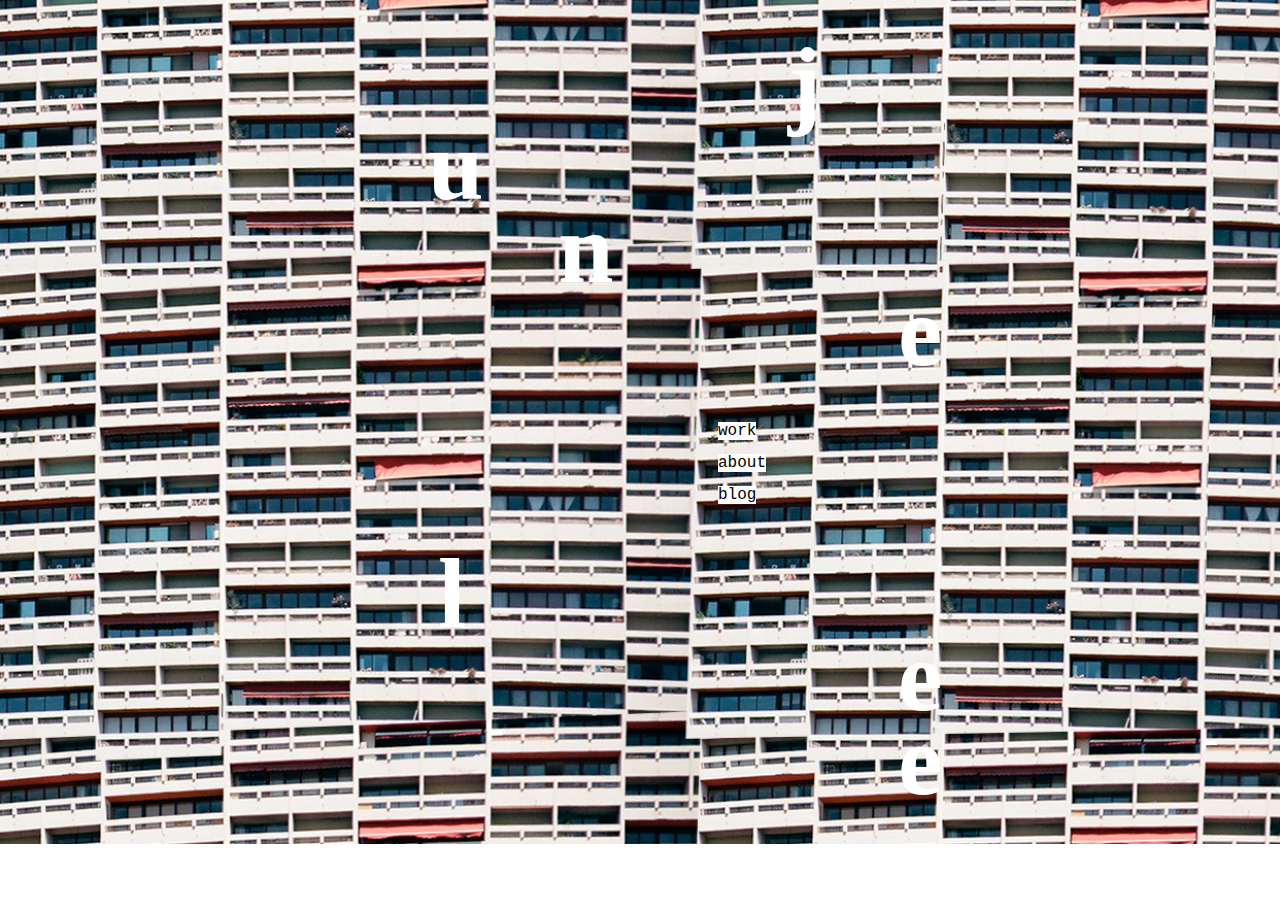
<file: index.html>
<!DOCTYPE html>
<html>

	<head>
		<meta charset="UTF-8">
		<title>June Lee</title>
		<link rel="stylesheet" type="text/css" href="css/style.css">
	</head>
	<body class="home">
		<h2 id="j">
			j
		</h2>
		<h2 id="u">
			u
		</h2>
		<h2 id="n">
			n
		</h2>
		<h2 class="e">
			e
		</h2>
		<nav class="navbarhome">
			<ul>
				<li><a class="navigationhome" href="work.html">work</a></li>
				<li><a class="navigationhome" href="about.html">about</a></li>
				<li><a class="navigationhome" href="http://put-a-frame-on-it.tumblr.com/">blog</a></li>
		</nav>
		<h2 id="l">
			l
		</h2>
		<h2 class="e">
			e
		</h2>
		<h2 class="e">
			e
		</h2>
	</body>
</html>
</file>
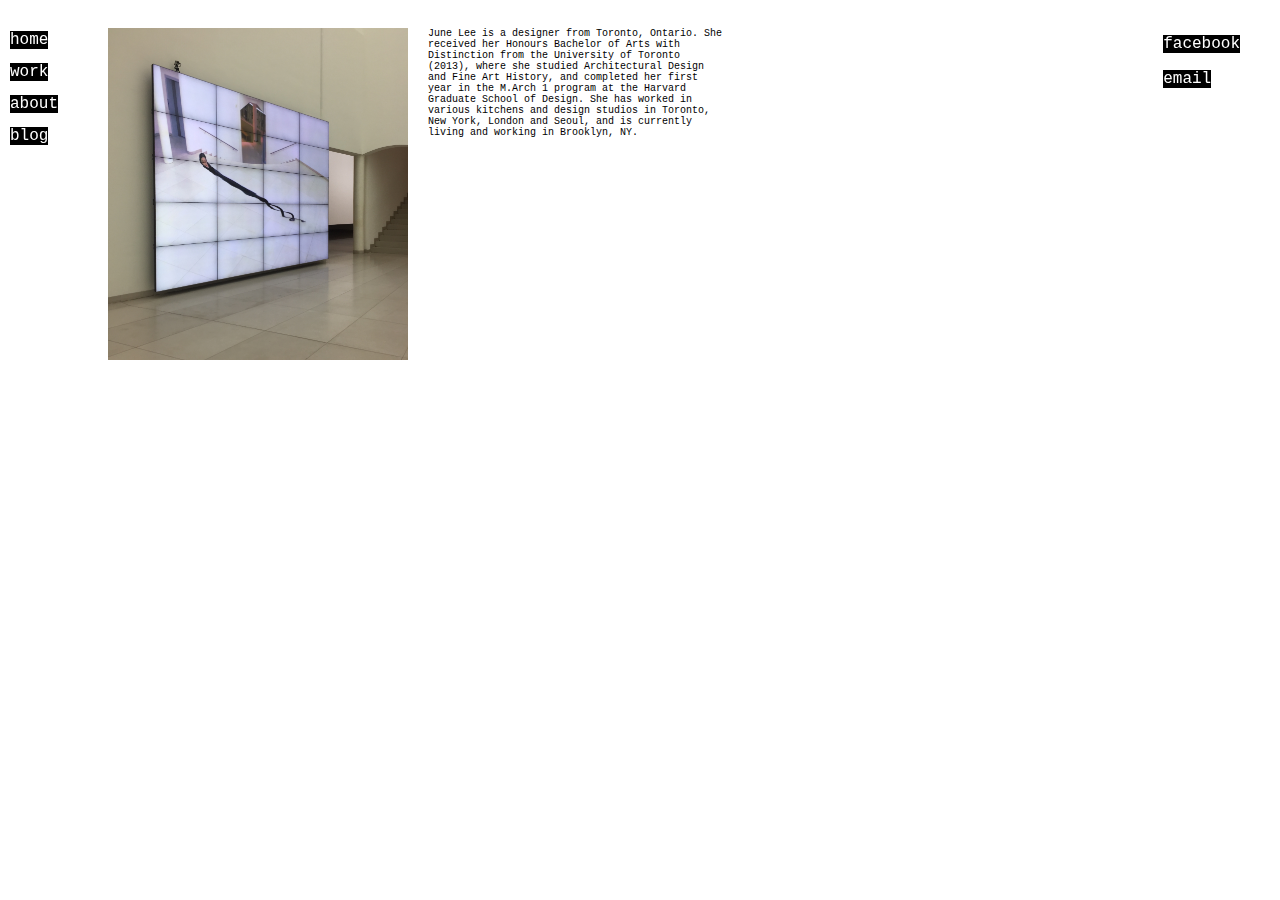
<file: about.html>
<!DOCTYPE html>
<html>
	<head>
		<meta charset="UTF-8">
		<title>June Lee</title>
		<link rel="stylesheet" type="text/css" href="css/style.css">
	</head>
	<body>
			<nav class="navbar">
				<ul>
					<li><a class="links" href="index.html">home</a></li>
					<li><a class="links" href="work.html">work</a></li>
					<li><a class="links" href="about.html">about</a></li>
					<li><a class="links" href="http://put-a-frame-on-it.tumblr.com/">blog</a></li>	
				</ul>
			</nav>
			<div class="profile">
				<img src="images/IMG_0216.jpg" width="300" length="300">
			</div>
			<p class="about">
				June Lee is a designer from Toronto, Ontario. She received her Honours Bachelor of Arts with Distinction from the University of Toronto (2013), where she studied Architectural Design and Fine Art History, and completed her first year in the M.Arch 1 program at the Harvard Graduate School of Design. 
			
				She has worked in various kitchens and design studios in Toronto, New York, London and Seoul, and is currently living and working in Brooklyn, NY. 
			</p>
		<div class="socialmediabar">
			<p>
				<a class="socialmedialink" href="https://www.facebook.com/june.lee.188"> facebook </a>
			</p>
			<p>
				<a class="socialmedialink" href="mailto:leejuin2@gmail.com" target="_top">email</a>
			</p>
		</div>
	</body>
</html>
</file>
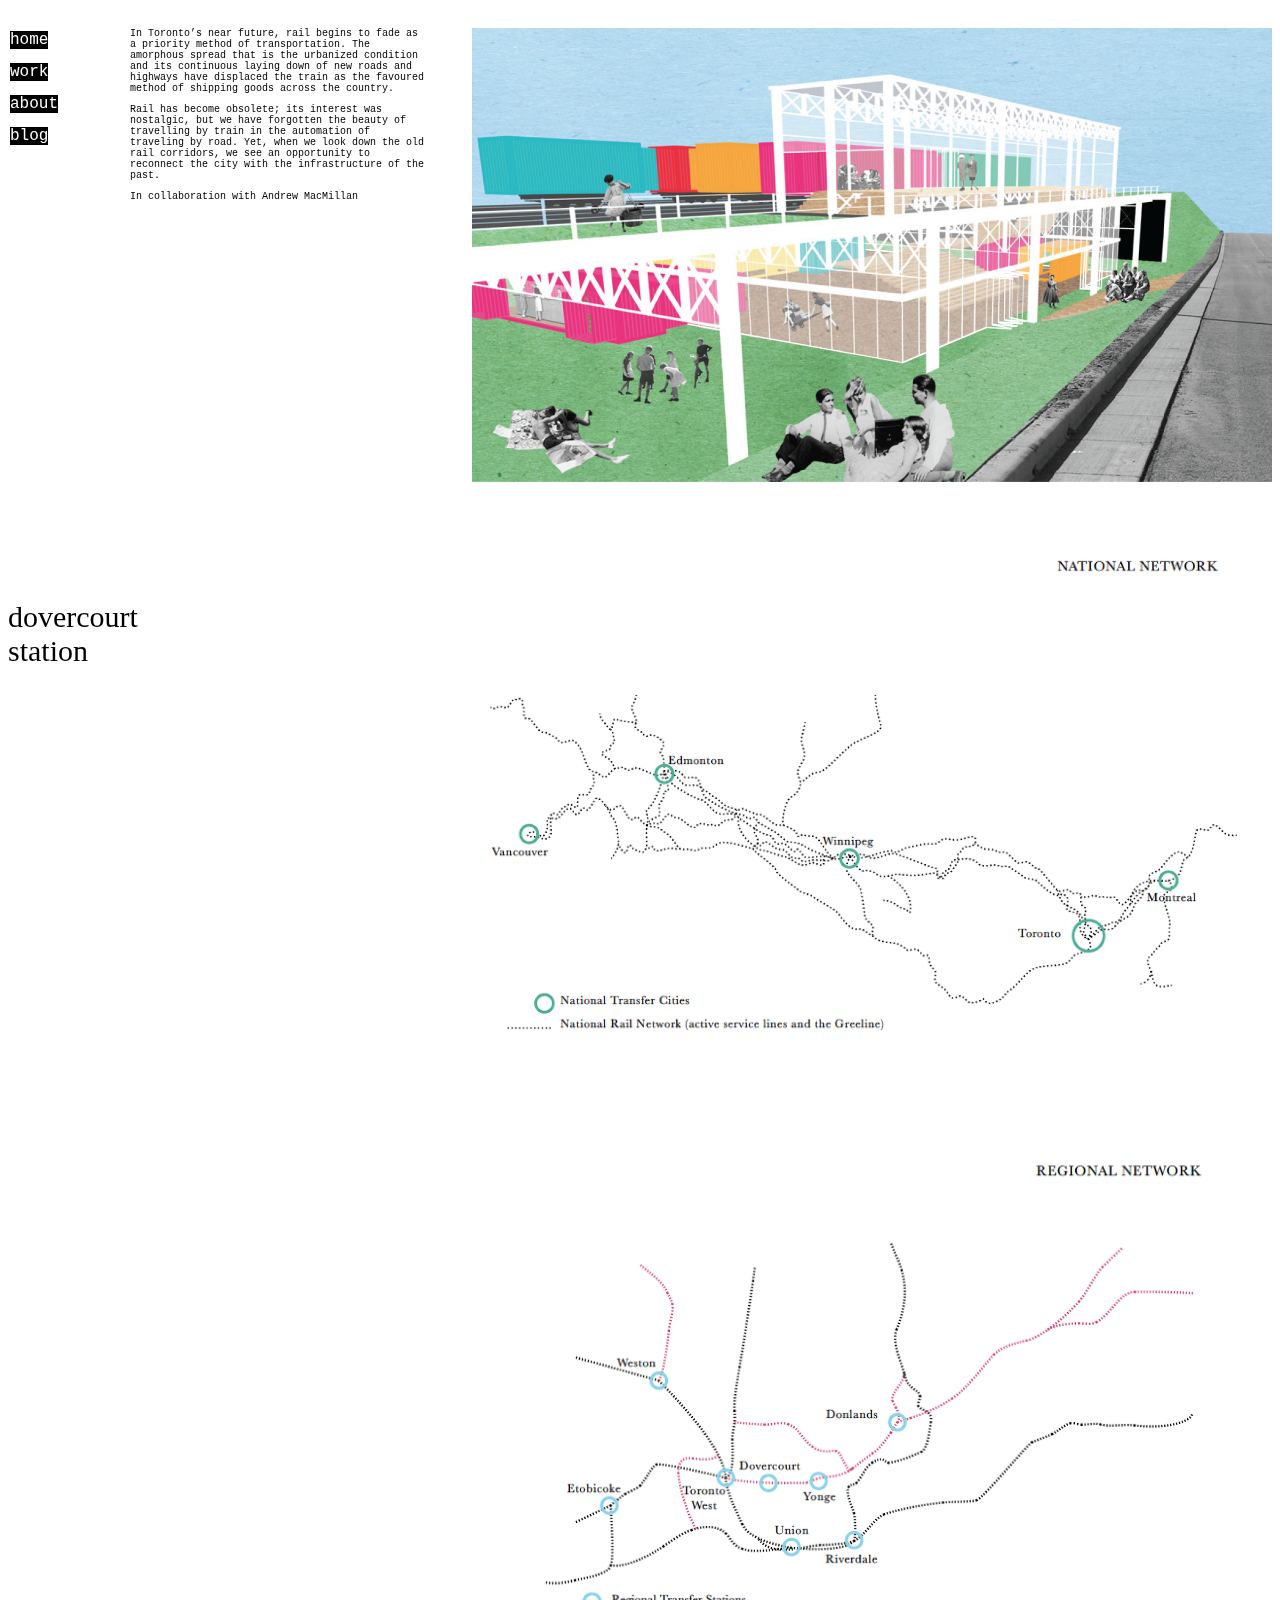
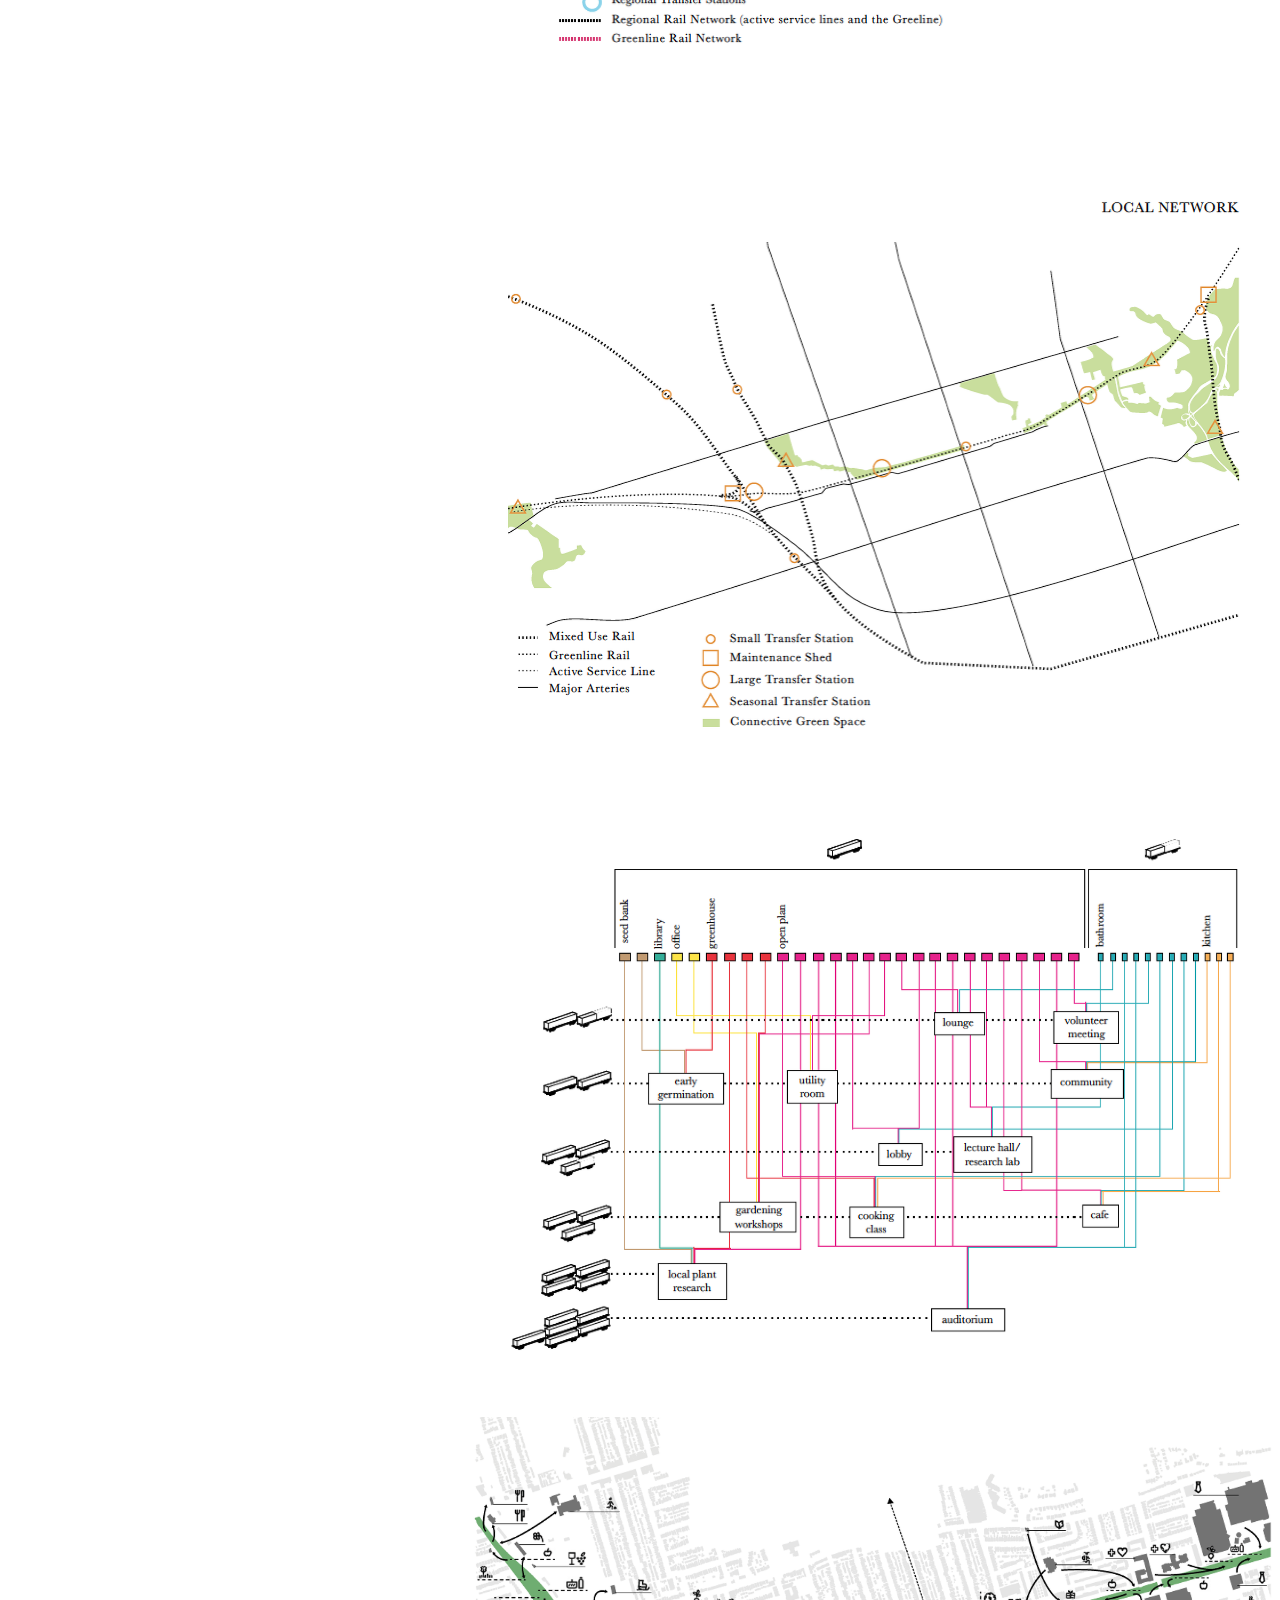
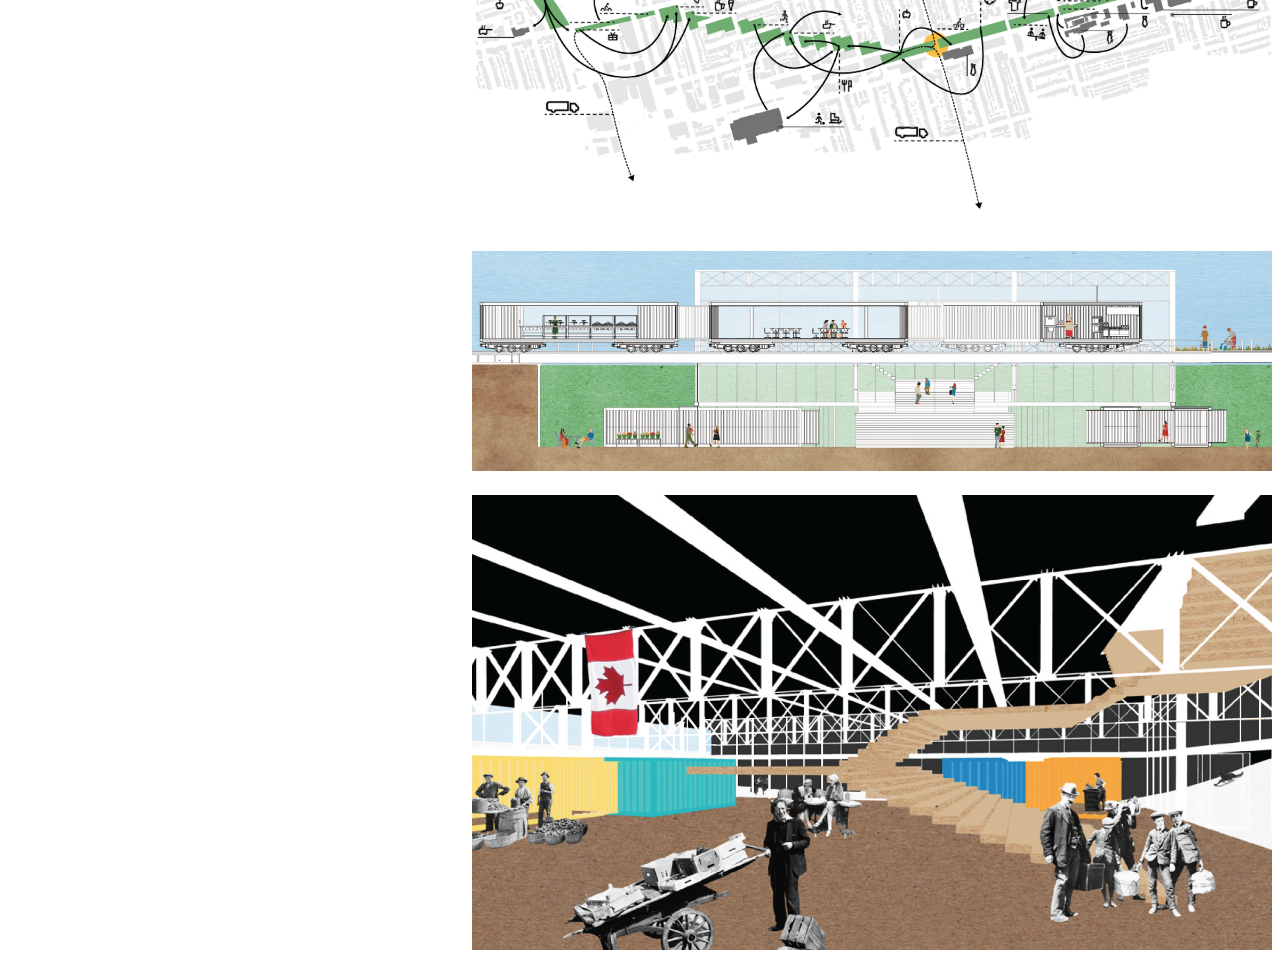
<file: work-dovercourt.html>
<!DOCTYPE html>
<html>
	<head>
		<meta charset="UTF-8">
		<title>dovercourt station</title>
	</head>
	<body>
		<link rel="stylesheet" type="text/css" href="css/style.css">
			<nav class="navbar">
				<ul>
					<li><a class="links" href="index.html">home</a></li>
					<li><a class="links" href="work.html">work</a></li>
					<li><a class="links" href="about.html">about</a></li>
					<li><a class="links" href="http://put-a-frame-on-it.tumblr.com/">blog</a></li>	
				</ul>
			</nav>
			<div class="text">
			
					In Toronto’s near future, rail begins to fade as a priority method of transportation. The amorphous spread that is the urbanized condition and its continuous laying down of new roads and highways have displaced the train as the favoured method of shipping goods across the country. 
			
				<p>	
					Rail has become obsolete; its interest was nostalgic, but we have forgotten the beauty of travelling by train in the automation of traveling by road. Yet, when we look down the old rail corridors, we see an opportunity to reconnect the city with the infrastructure of the past.
				</p>
				<p>
					In collaboration with Andrew MacMillan
				</p>
			</div>
			<div class="subtitle">
			
				dovercourt station

			</div>	
			<div class="gallery">
				<div class="galleryentry-1col">
					<a href="images/dovercourtst1.png">
						<img src="images/dovercourtst1.png">
					</a>
				</div>
				<div class="galleryentry-1col">
					<a href="images/dovercourtst2.png">
						<img src="images/dovercourtst2.png">
					</a>
				</div>
				<div class="galleryentry-1col">
					<a href="images/dovercourtst3.png">
						<img src="images/dovercourtst3.png">
					</a>
				</div>
				<div class="galleryentry-1col">
					<a href="images/dovercourtst4.png">
						<img src="images/dovercourtst4.png">
					</a>
				</div>
				<div class="galleryentry-1col">
					<a href="images/dovercourtst5.png">
						<img src="images/dovercourtst5.png">
					</a>
				</div>
				<div class="galleryentry-1col">
					<a href="images/dovercourtst6.png">
						<img src="images/dovercourtst6.png">
					</a>
				</div>
				<div class="galleryentry-1col">
					<a href="images/dovercourtst7.png">
						<img src="images/dovercourtst7.png">
					</a>
				</div>
				<div class="galleryentry-1col">
					<a href="images/dovercourtst8.png">
						<img src="images/dovercourtst8.png">
					</a>
				</div>
			</div>
	</body>
</html>
</file>
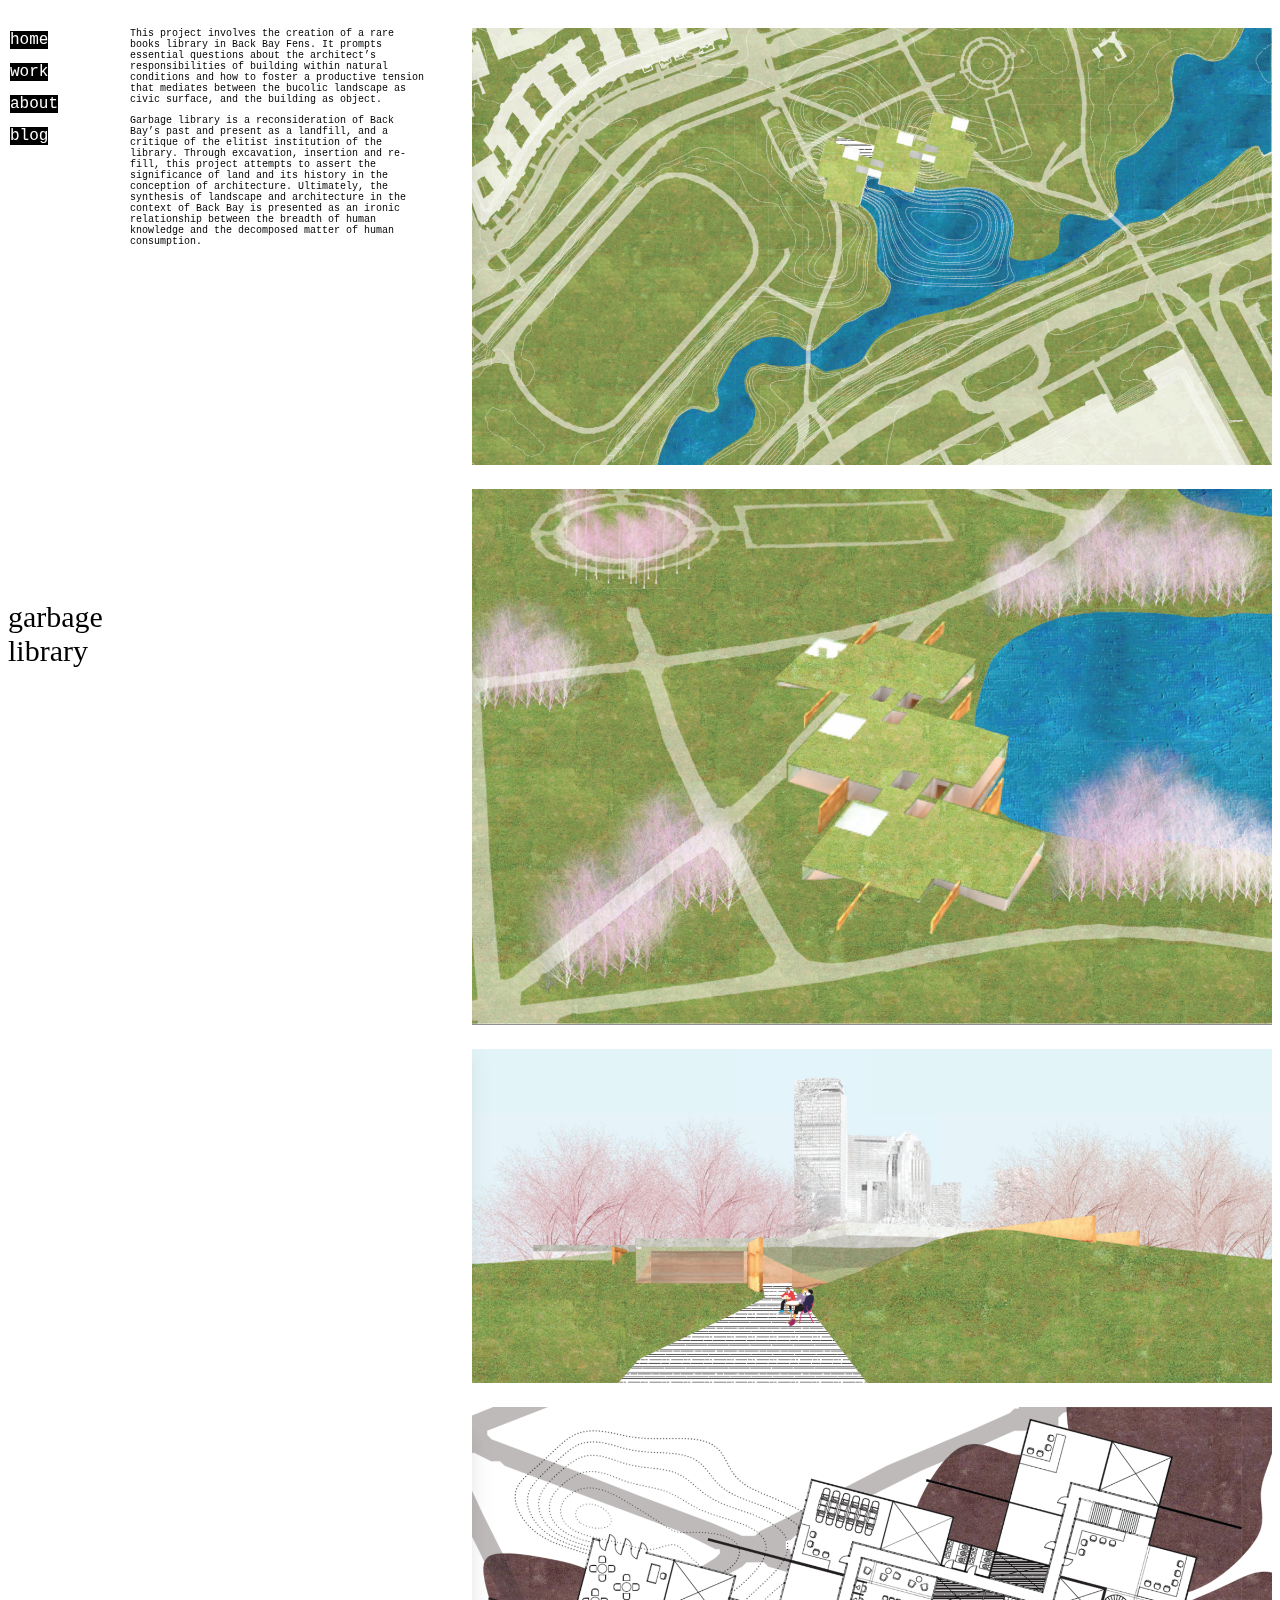
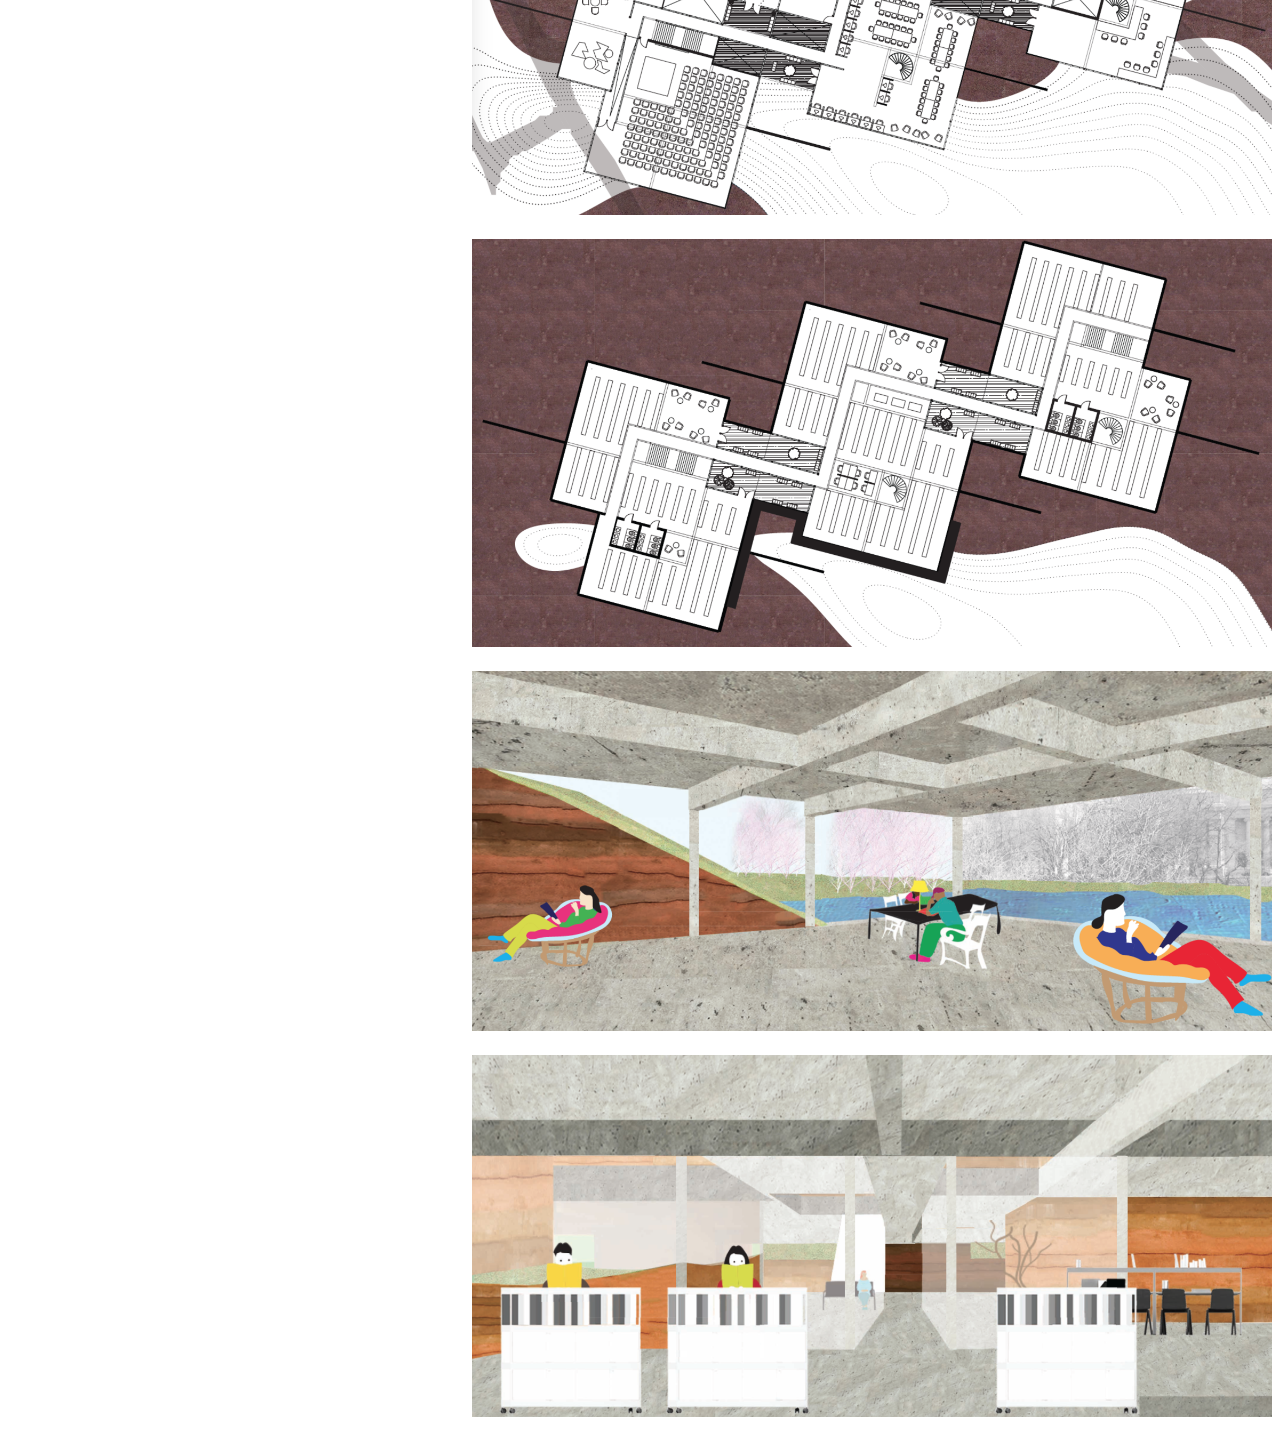
<file: work-garbage.html>
<!DOCTYPE html>
<html>
	<head>
		<meta charset="UTF-8">
		<title>garbage library</title>
	</head>
	<body>
		<link rel="stylesheet" type="text/css" href="css/style.css">
			<nav class="navbar">
				<ul>
					<li><a class="links" href="index.html">home</a></li>
					<li><a class="links" href="work.html">work</a></li>
					<li><a class="links" href="about.html">about</a></li>
					<li><a class="links" href="http://put-a-frame-on-it.tumblr.com/">blog</a></li>	
				</ul>
			</nav>
			<div class="text">
					This project involves the creation of a rare books library in Back Bay Fens. It prompts essential questions about the architect’s responsibilities of building within natural conditions and how to foster a productive tension that mediates between the bucolic landscape as civic surface, and the building as object. 
				<p>
					Garbage library is a reconsideration of Back Bay’s past and present as a landfill, and a critique of the elitist institution of the library. Through excavation, insertion and re-fill, this project attempts to assert the significance of land and its history in the conception of architecture. Ultimately, the synthesis of landscape and architecture in the context of Back Bay is presented as an ironic relationship between the breadth of human knowledge and the decomposed matter of human consumption. 
				</p>
			</div>
			<div class="subtitle">
				garbage library
			</div>	
			<div class="gallery">
				<div class="galleryentry-1col">
					<a href="images/garbagelibrary.png">
						<img src="images/garbagelibrary.png">
					</a>
				</div>
				<div class="galleryentry-1col">
					<a href="images/garbagelibrary2.png">
						<img src="images/garbagelibrary2.png">
					</a>
				</div>
				<div class="galleryentry-1col">
					<a href="images/garbagelibrary3.png">
						<img src="images/garbagelibrary3.png"> 
					</a>
				</div>
				<div class="galleryentry-1col">
					<a href="images/garbagelibrary4.png">
						<img src="images/garbagelibrary4.png">
					</a>
				</div>
				<div class="galleryentry-1col">
					<a href="images/garbagelibrary5.png">
						<img src="images/garbagelibrary5.png">
					</a>
				</div>
				<div class="galleryentry-1col">
					<a href="images/garbagelibrary6.png">
						<img src="images/garbagelibrary6.png">
					</a>
				</div>
				<div class="galleryentry-1col">
					<a href="images/garbagelibrary7.png">
						<img src="images/garbagelibrary7.png">
					</a>
				</div>
			</div>
		</body>
	</html>
</file>
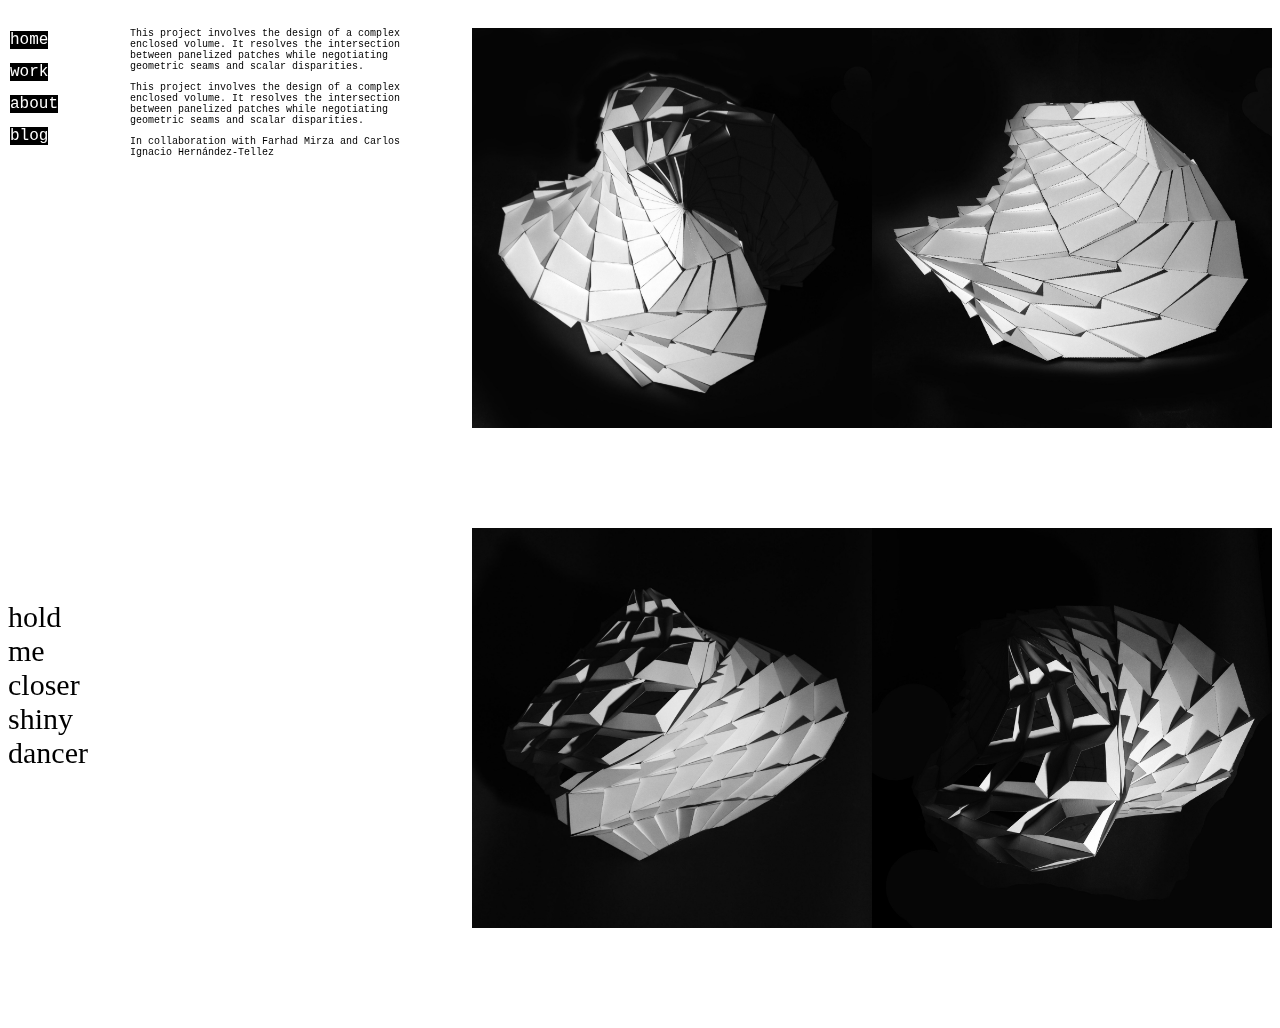
<file: work-holdme.html>
<!DOCTYPE html>
<html>

	<head>
		<meta charset="UTF-8">
		<title>hold me closer shiny dancer</title>
	</head>
	<body>
		
		<link rel="stylesheet" type="text/css" href="css/style.css">
			<nav class="navbar">
				<ul>
					<li><a class="links" href="index.html">home</a></li>
					<li><a class="links" href="work.html">work</a></li>
					<li><a class="links" href="about.html">about</a></li>
					<li><a class="links" href="http://put-a-frame-on-it.tumblr.com/">blog</a></li>	
				</ul>
			</nav>
				<div class="text">
					This project involves the design of a complex enclosed volume. It resolves the intersection between panelized patches while negotiating geometric seams and scalar disparities. 
							
					<p>
						This project involves the design of a complex enclosed volume. It resolves the intersection between panelized patches while negotiating geometric seams and scalar disparities. 
					</p>
					<p>
						In collaboration with Farhad Mirza and Carlos Ignacio Hernández-Tellez
					</p>
				</div>
				<div class="subtitle">	
					hold me closer shiny dancer
				</div>	
				<div class="gallery-2col">
					<div class="galleryentry-2col">
						<a href="images/IMG_7421.jpeg">
							<img src="images/IMG_7421.jpeg">
						</a>
					</div>
					<div class="galleryentry-2col">
						<a href="images/IMG_7422.jpeg">
							<img src="images/IMG_7422.jpeg">
						</a>
					</div>
					<div class="galleryentry-2col">
						<a href="images/IMG_7437.jpeg">
							<img src="images/IMG_7437.jpeg">
						</a>
					</div>
					<div class="galleryentry-2col">
						<a href="images/IMG_7439.jpeg">
							<img src="images/IMG_7439.jpeg">
						</a>
					</div>
			</div>
</file>
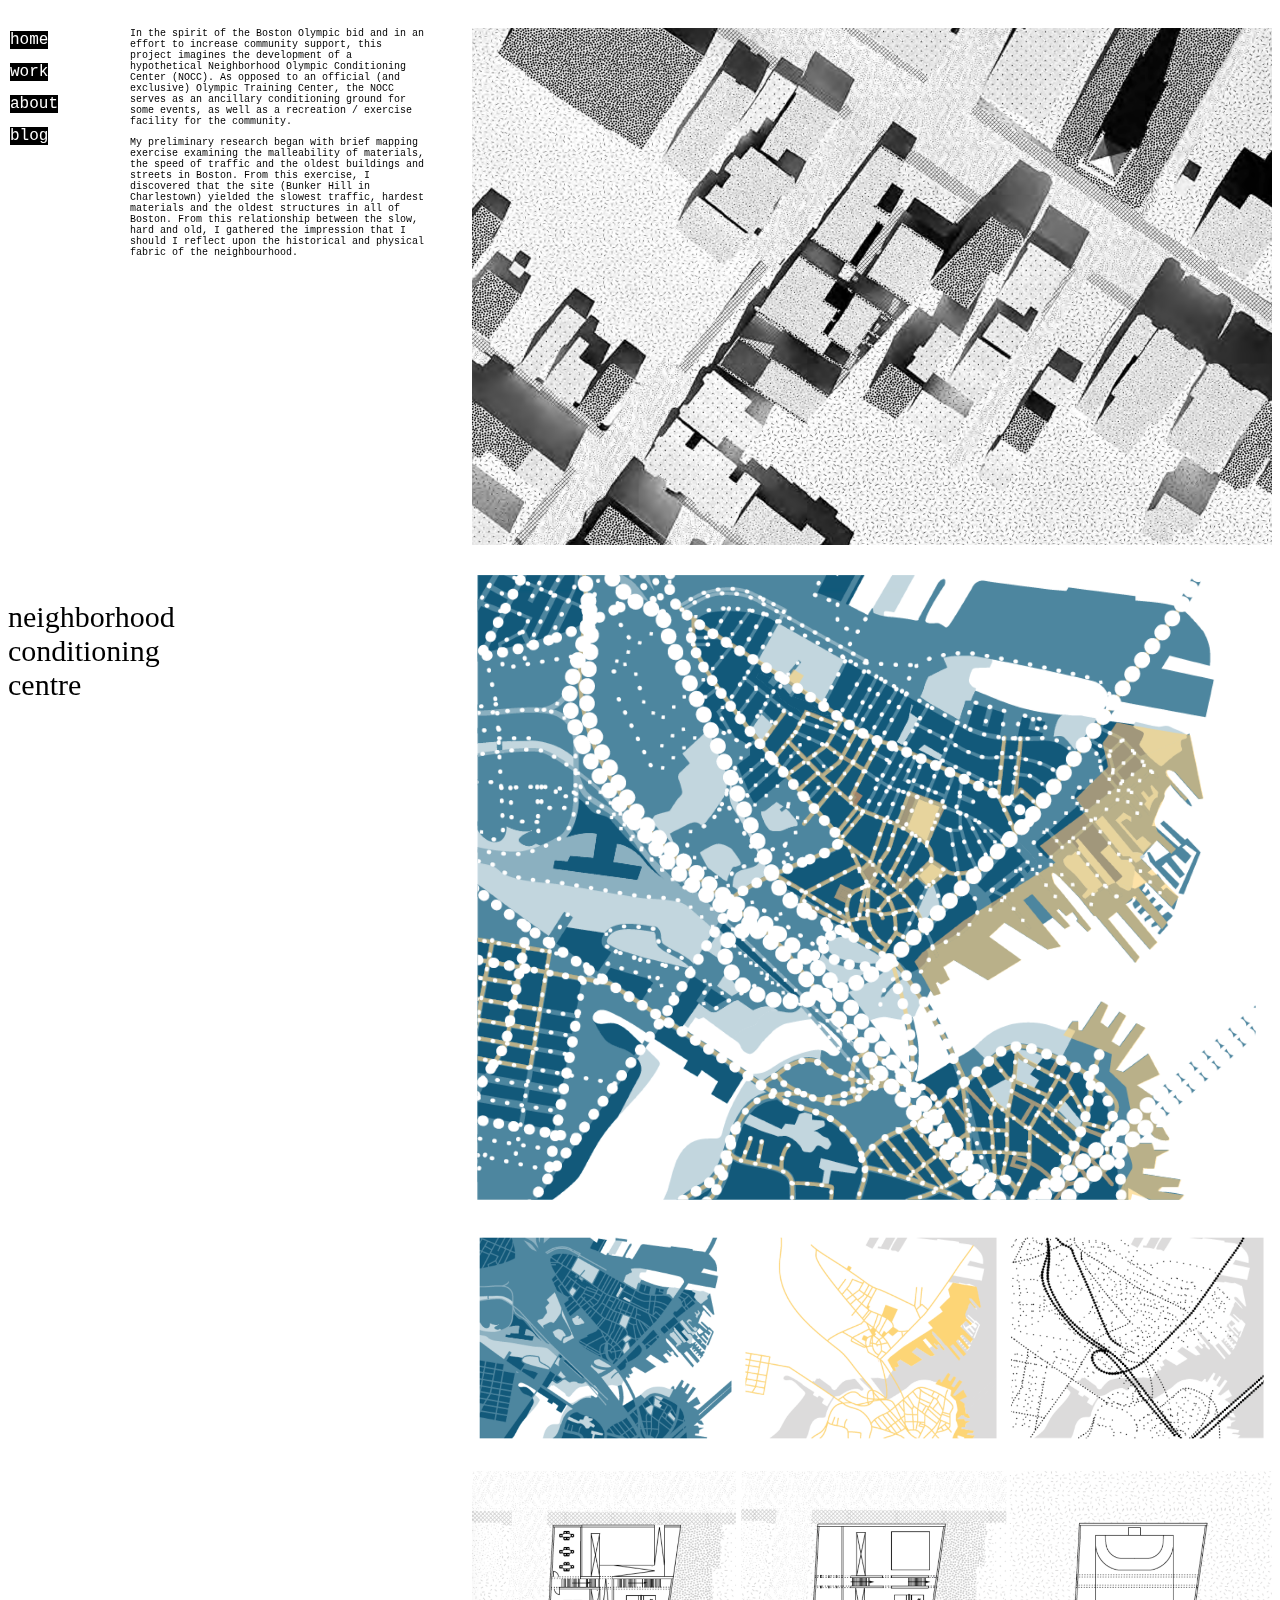
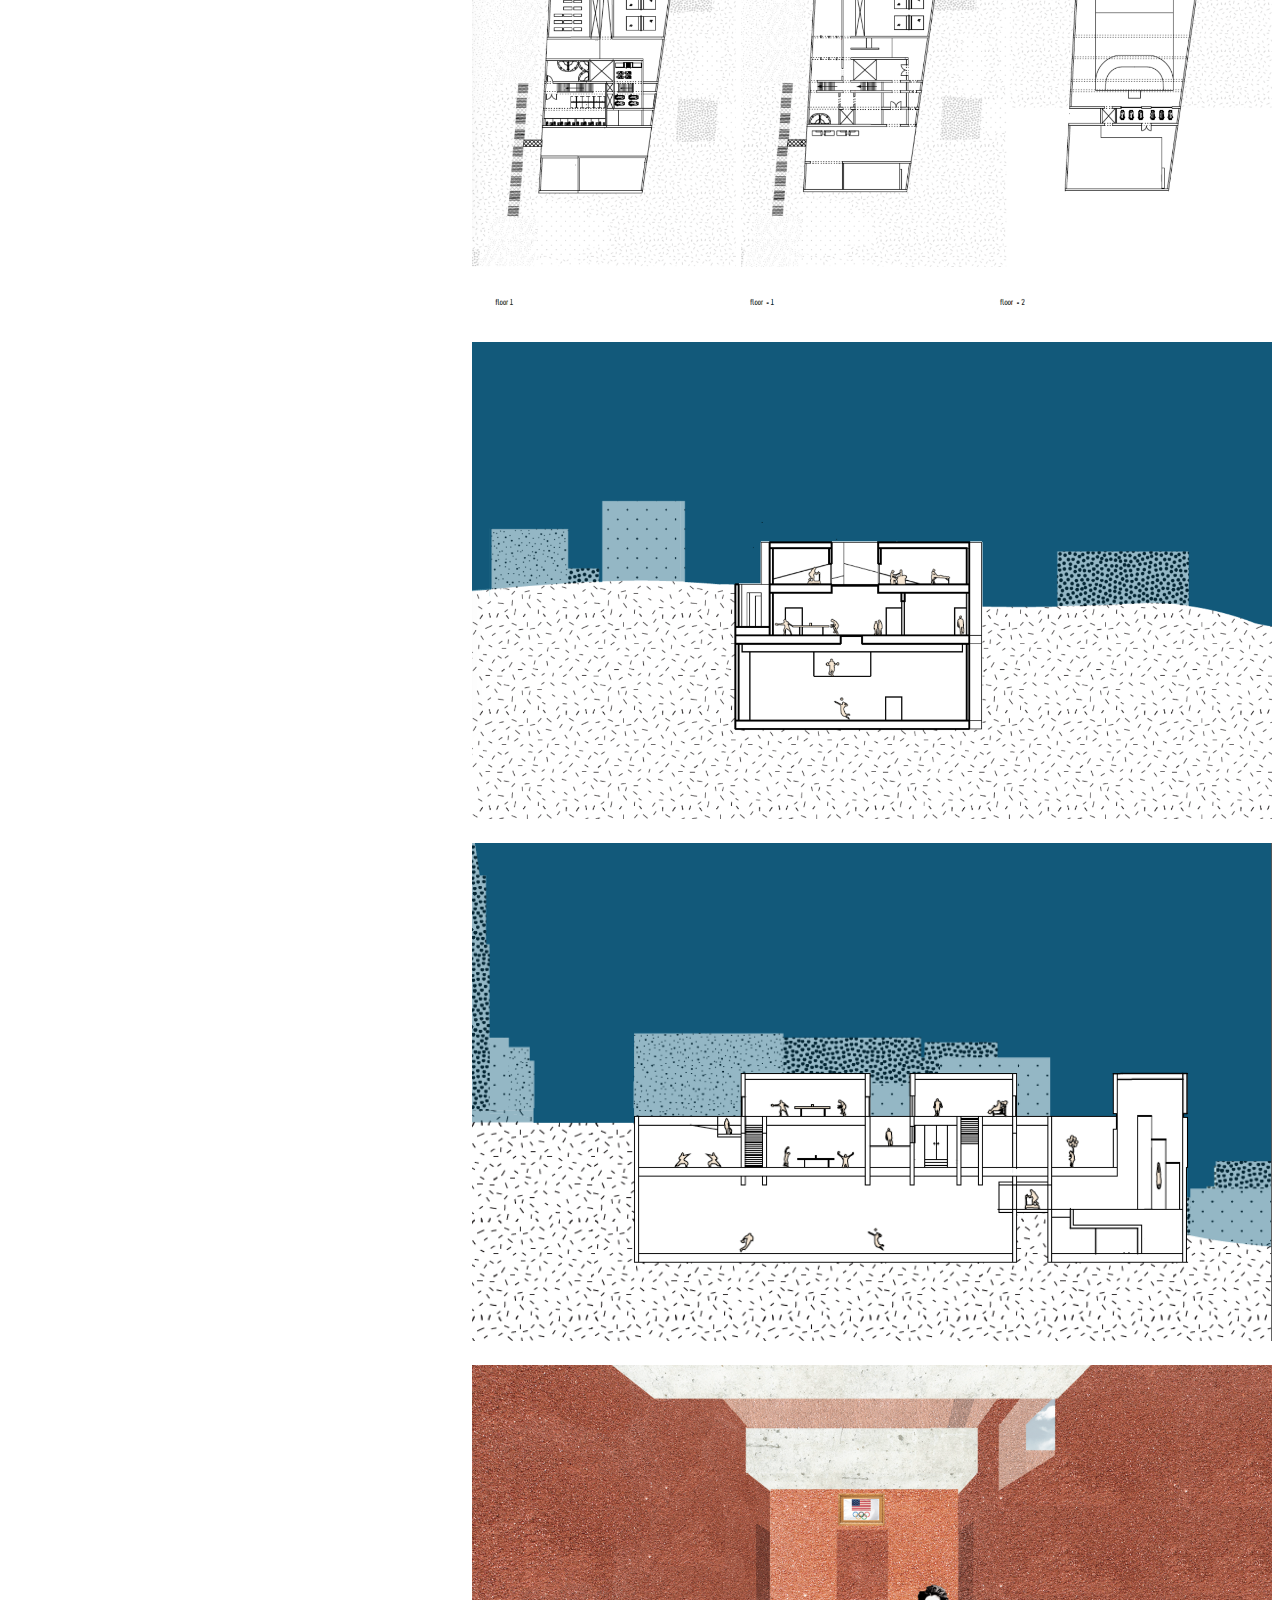
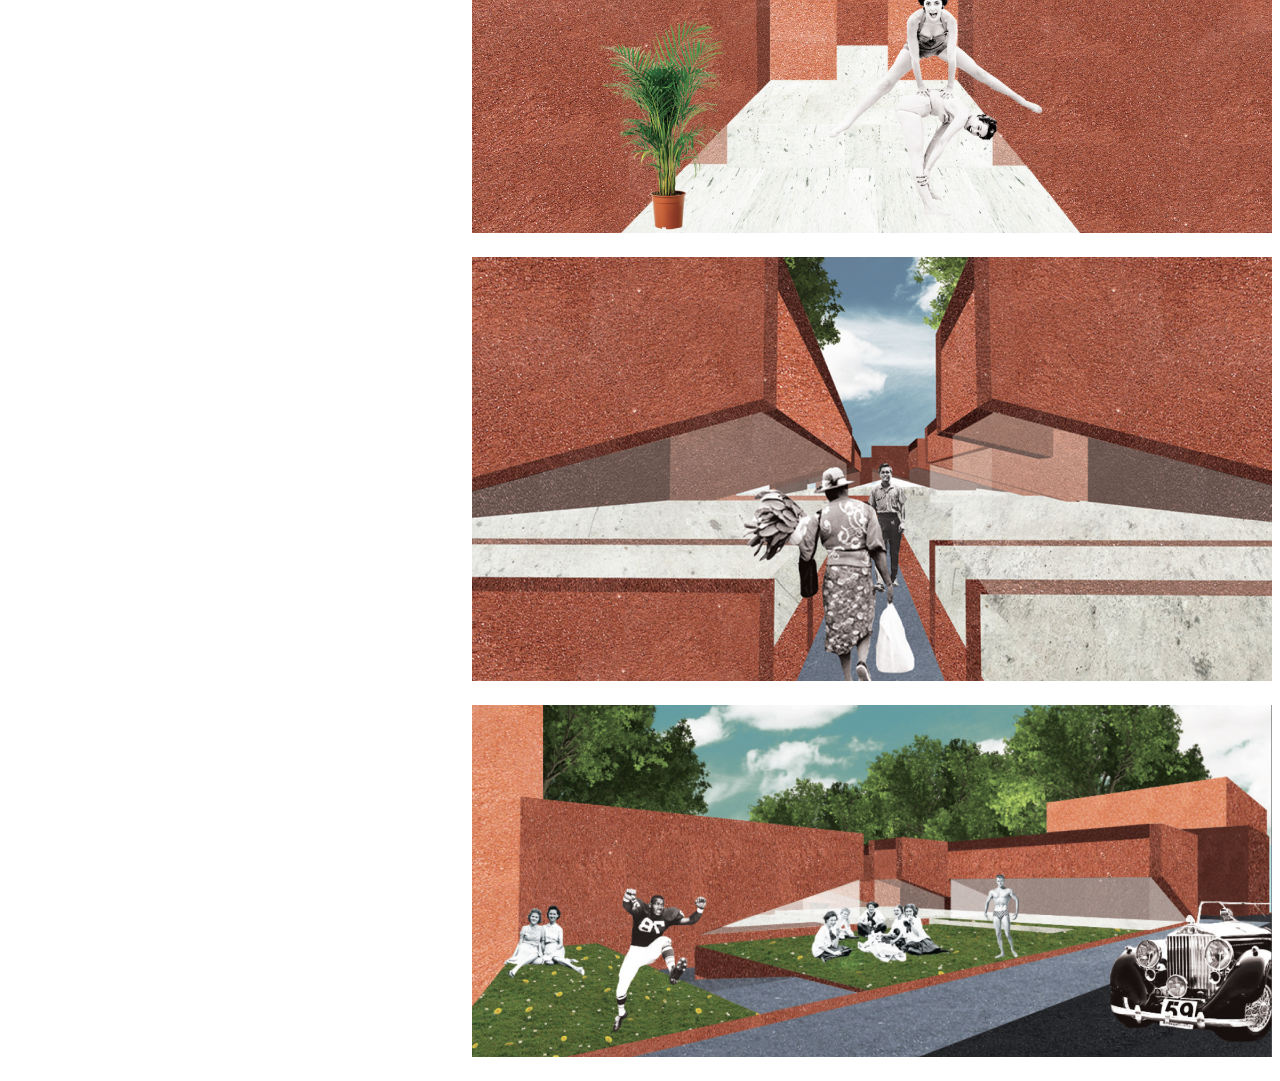
<file: work-nocc.html>
<!DOCTYPE html>
<html>
	<head>
		<meta charset="UTF-8">
		<title>nocc</title>
	</head>
	<body>
		<link rel="stylesheet" type="text/css" href="css/style.css">
			<nav class="navbar">
				<ul>
					<li><a class="links" href="index.html">home</a></li>
					<li><a class="links" href="work.html">work</a></li>
					<li><a class="links" href="about.html">about</a></li>
					<li><a class="links" href="http://put-a-frame-on-it.tumblr.com/">blog</a></li>	
				</ul>
			</nav>
			<div class="text">
					In the spirit of the Boston Olympic bid and in an effort to increase community support, this project imagines the development of a hypothetical Neighborhood Olympic Conditioning Center (NOCC). As opposed to an official (and exclusive) Olympic Training Center, the NOCC serves as an ancillary conditioning ground for some events, as well as a recreation / exercise facility for the community.
				<p>
					My preliminary research began with brief mapping exercise examining the malleability of materials, the speed of traffic and the oldest buildings and streets in Boston. From this exercise, I discovered that the site (Bunker Hill in Charlestown) yielded the slowest traffic, hardest materials and the oldest structures in all of Boston. From this relationship between the slow, hard and old, I gathered the impression that I should I reflect upon the historical and physical fabric of the neighbourhood. 
					</p>
				</div>
				<div class="subtitle">
					neighborhood conditioning centre
				</div>
				<div class="gallery-1col">
					<div class="galleryentry-1col">
						<a href="images/nocc1.png">
							<img src="images/nocc1.png">
						</a>
					</div>
					<div class="galleryentry-1col">
						<a href="images/nocc2.png">
							<img src="images/nocc2.png">
						</a>
					</div>
					<div class="galleryentry-1col">
						<a href="images/nocc3.png">
							<img src="images/nocc3.png">
						</a>
					</div>
					<div class="galleryentry-1col">
						<a href="images/nocc4.png">
							<img src="images/nocc4.png">
						</a>
					</div>
					<div class="galleryentry-1col">
						<a href="images/nocc5.png">
							<img src="images/nocc5.png">
						</a>
					</div>
					<div class="galleryentry-1col">
						<a href="images/nocc6.png">
							<img src="images/nocc6.png">
						</a>
					</div>
					<div class="galleryentry-1col">
						<a href="images/nocc7.png">
							<img src="images/nocc7.png">
						</a>
					</div>
					<div class="galleryentry-1col">
						<a href="images/nocc8.png">
							<img src="images/nocc8.png">
						</a>
					</div>
					<div class="galleryentry-1col">
						<a href="images/nocc9.png">
							<img src="images/nocc9.png">
						</a>
					</div>
				</div>
			</body>
		</html>
</file>
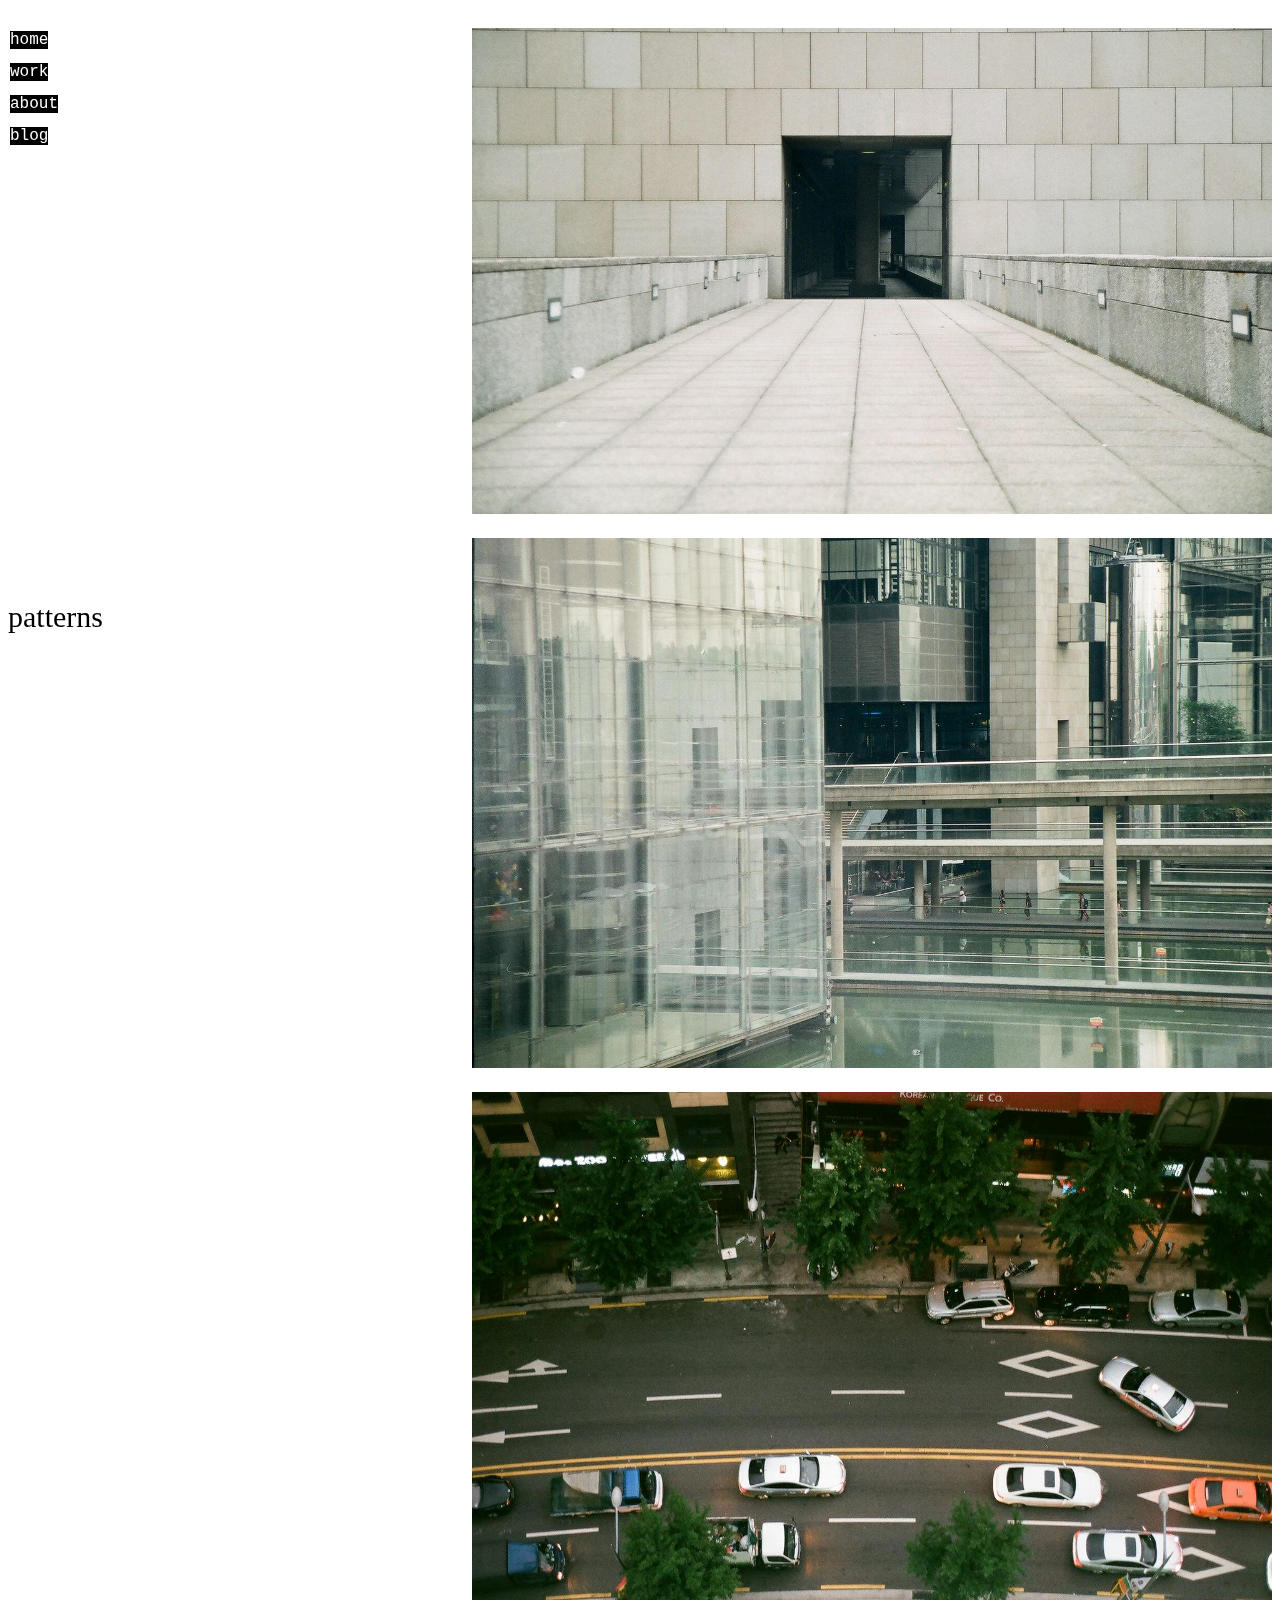
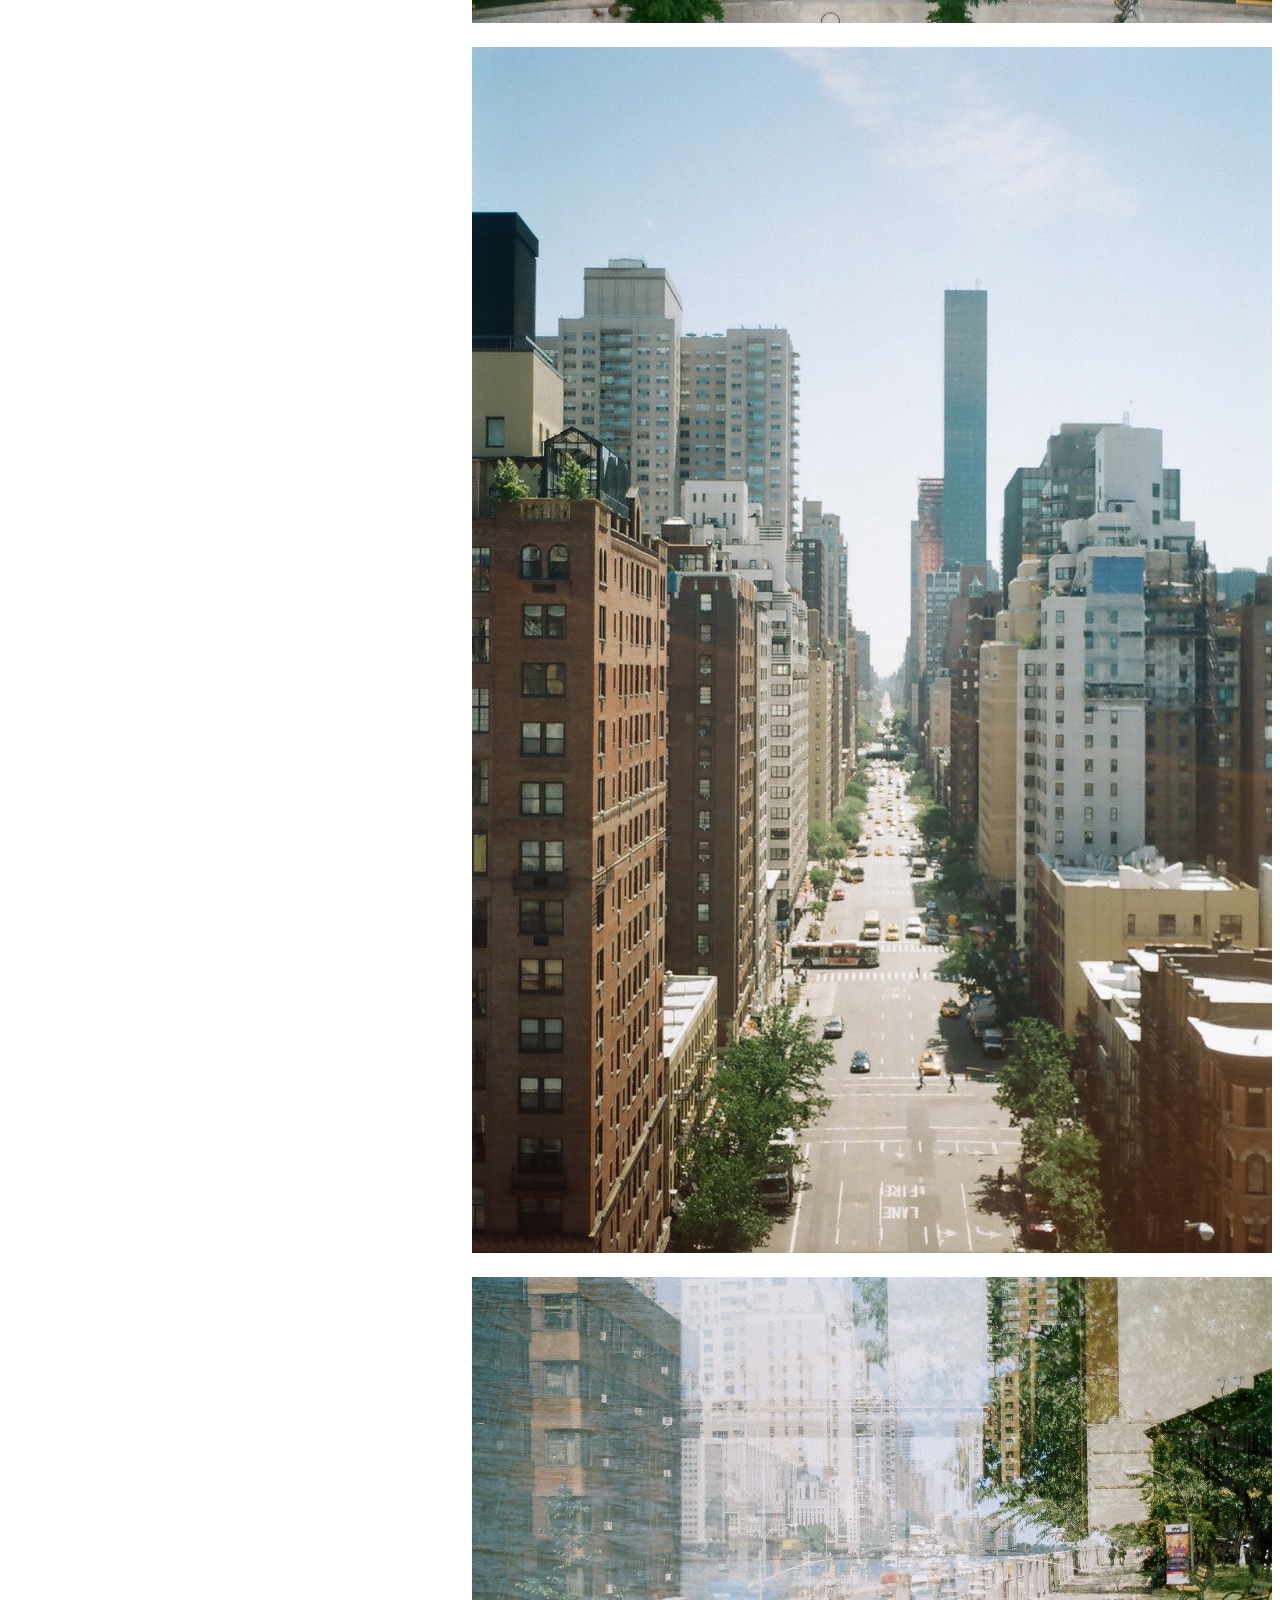
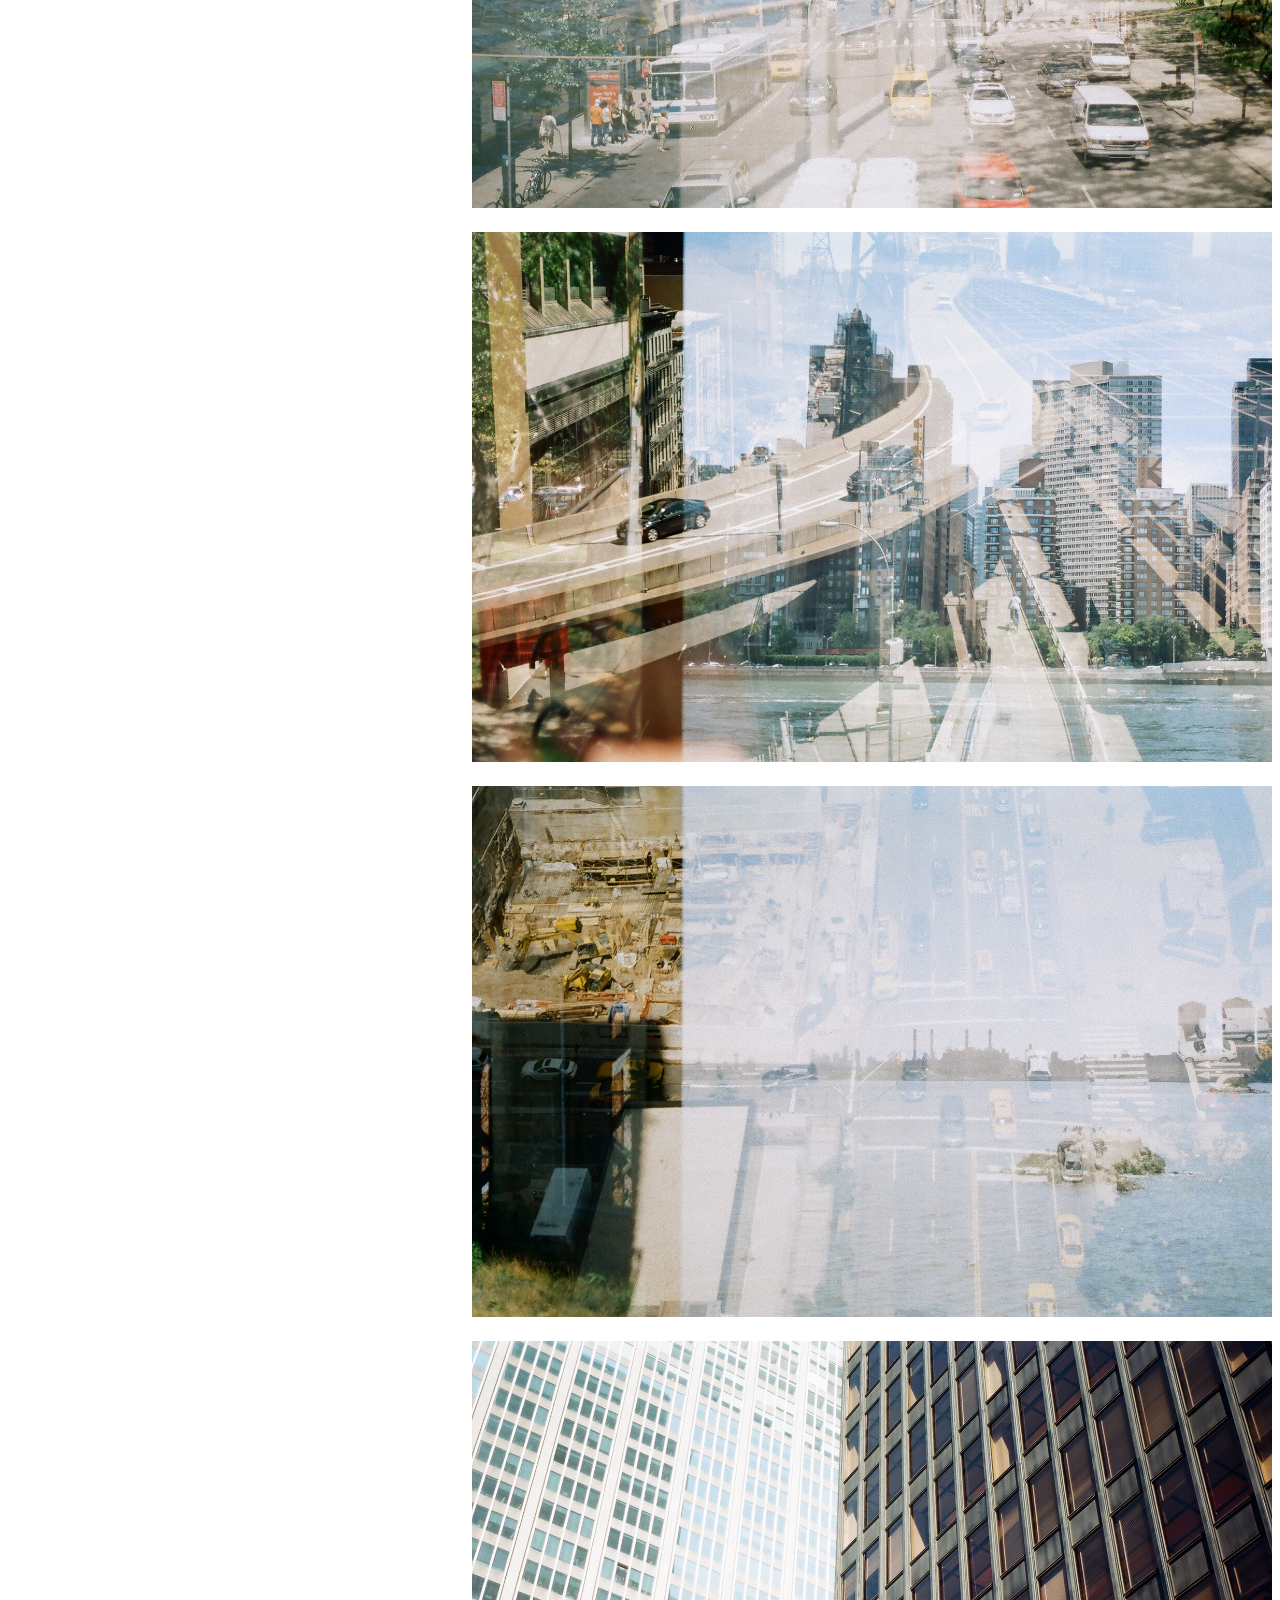
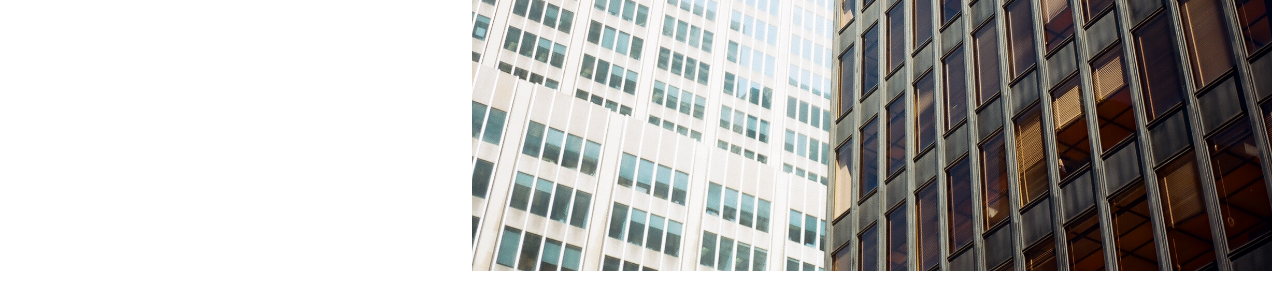
<file: work-patterns.html>
<!DOCTYPE html>
<html>

	<head>
		<meta charset="UTF-8">
		<title>nocc</title>
	</head>
	<body>
		<link rel="stylesheet" type="text/css" href="css/style.css">
		<nav class="navbar">
			<ul>
				<li><a class="links" href="index.html">home</a></li>
				<li><a class="links" href="work.html">work</a></li>
				<li><a class="links" href="about.html">about</a></li>
				<li><a class="links" href="http://put-a-frame-on-it.tumblr.com/">blog</a></li>	
			</ul>
		</nav>
			<div class="subtitle">
				patterns
			</div>

			<div class="gallery-1col">
				<div class="galleryentry-1col">
					<a href="images/patterns1.jpg">
						<img src="images/patterns1.jpg">
					</a>
				</div>
				<div class="galleryentry-1col">
					<a href="images/patterns2.jpg">
						<img src="images/patterns2.jpg">
					</a>
				</div>
				<div class="galleryentry-1col">
					<a href="images/patterns3.jpg">
						<img src="images/patterns3.jpg">
					</a>
				</div>
				<div class="galleryentry-1col">
					<a href="images/patterns4.jpeg">
						<img src="images/patterns4.jpeg">
					</a>
				</div>
				<div class="galleryentry-1col">
					<a href="images/patterns5.jpeg">
						<img src="images/patterns5.jpeg">
					</a>
				</div>
				<div class="galleryentry-1col">
					<a href="images/patterns6.jpeg">
						<img src="images/patterns6.jpeg">
					</a>
				</div>
				<div class="galleryentry-1col">
					<a href="images/patterns7.jpeg">
						<img src="images/patterns7.jpeg">
					</a>
				</div>
				<div class="galleryentry-1col">
					<a href="images/patterns8.jpeg">
						<img src="images/patterns8.jpeg">
					</a>
				</div>
			</div>
		</body>
</file>
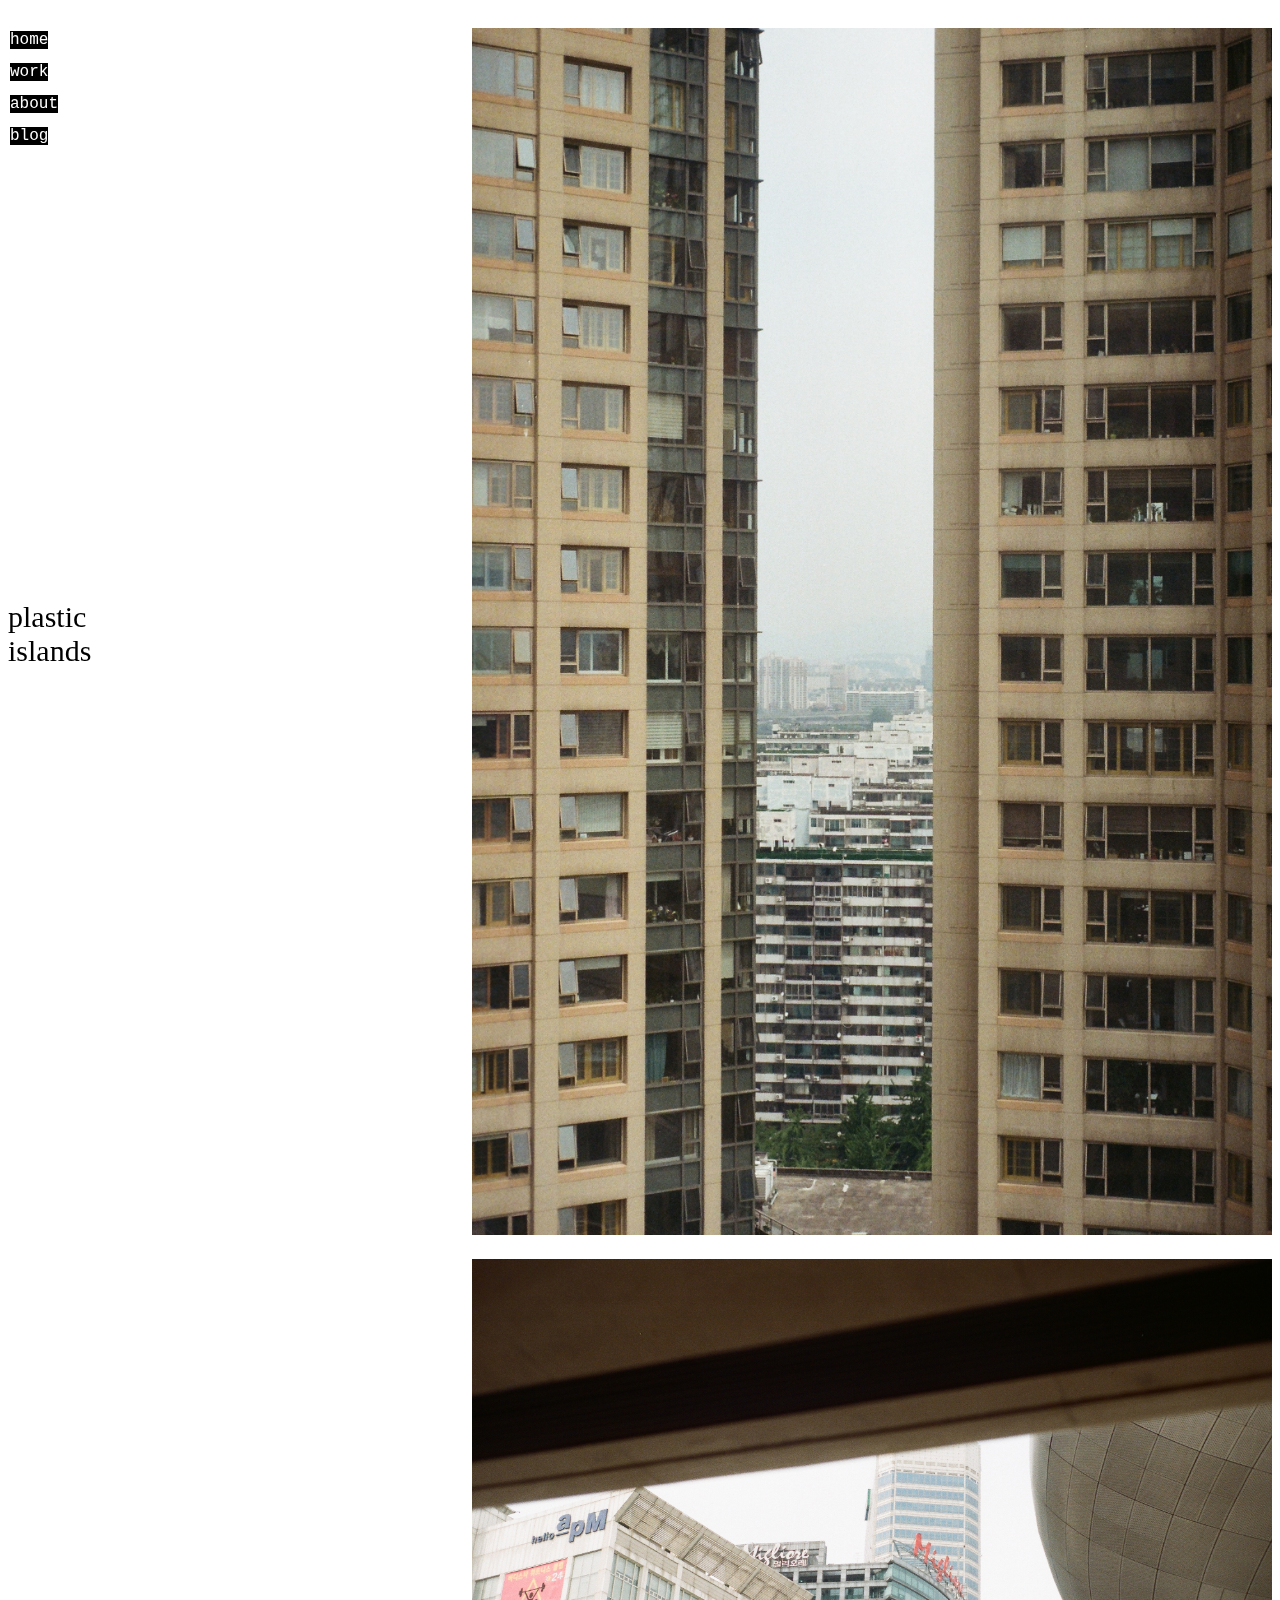
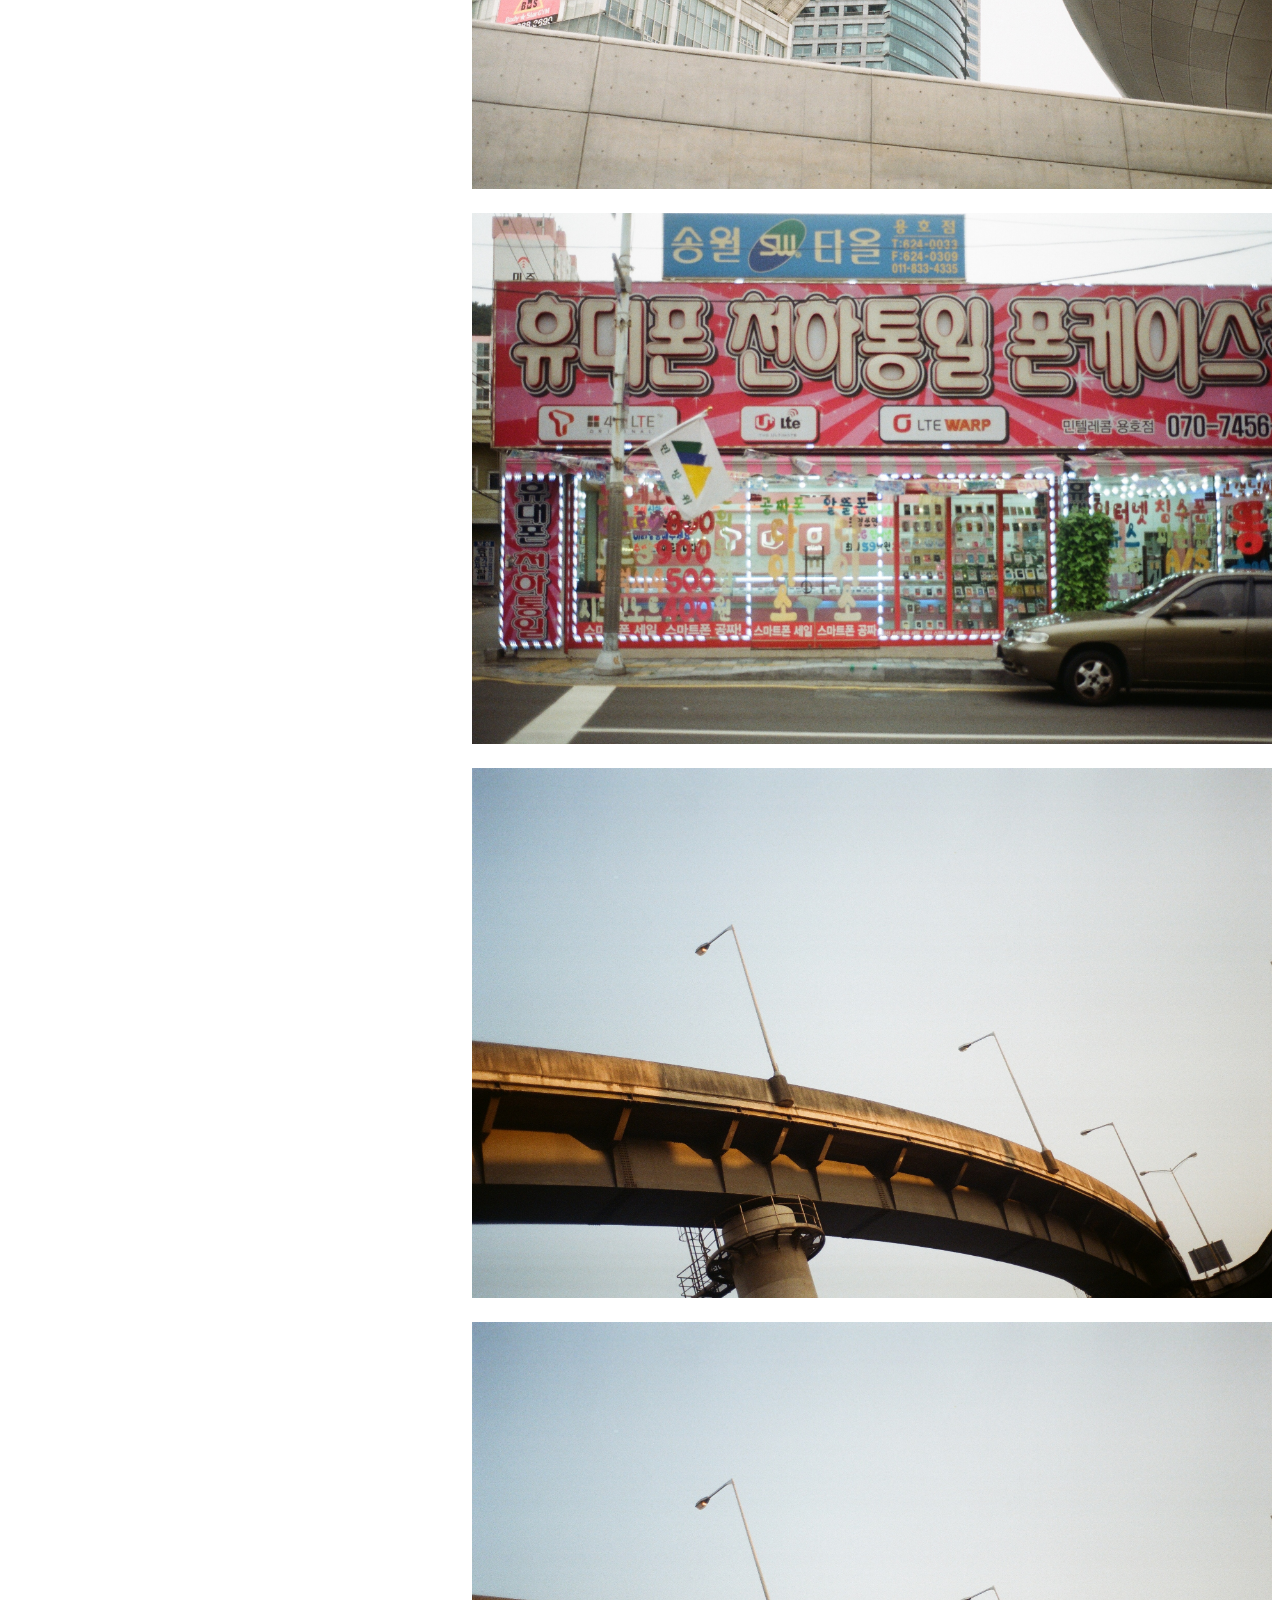
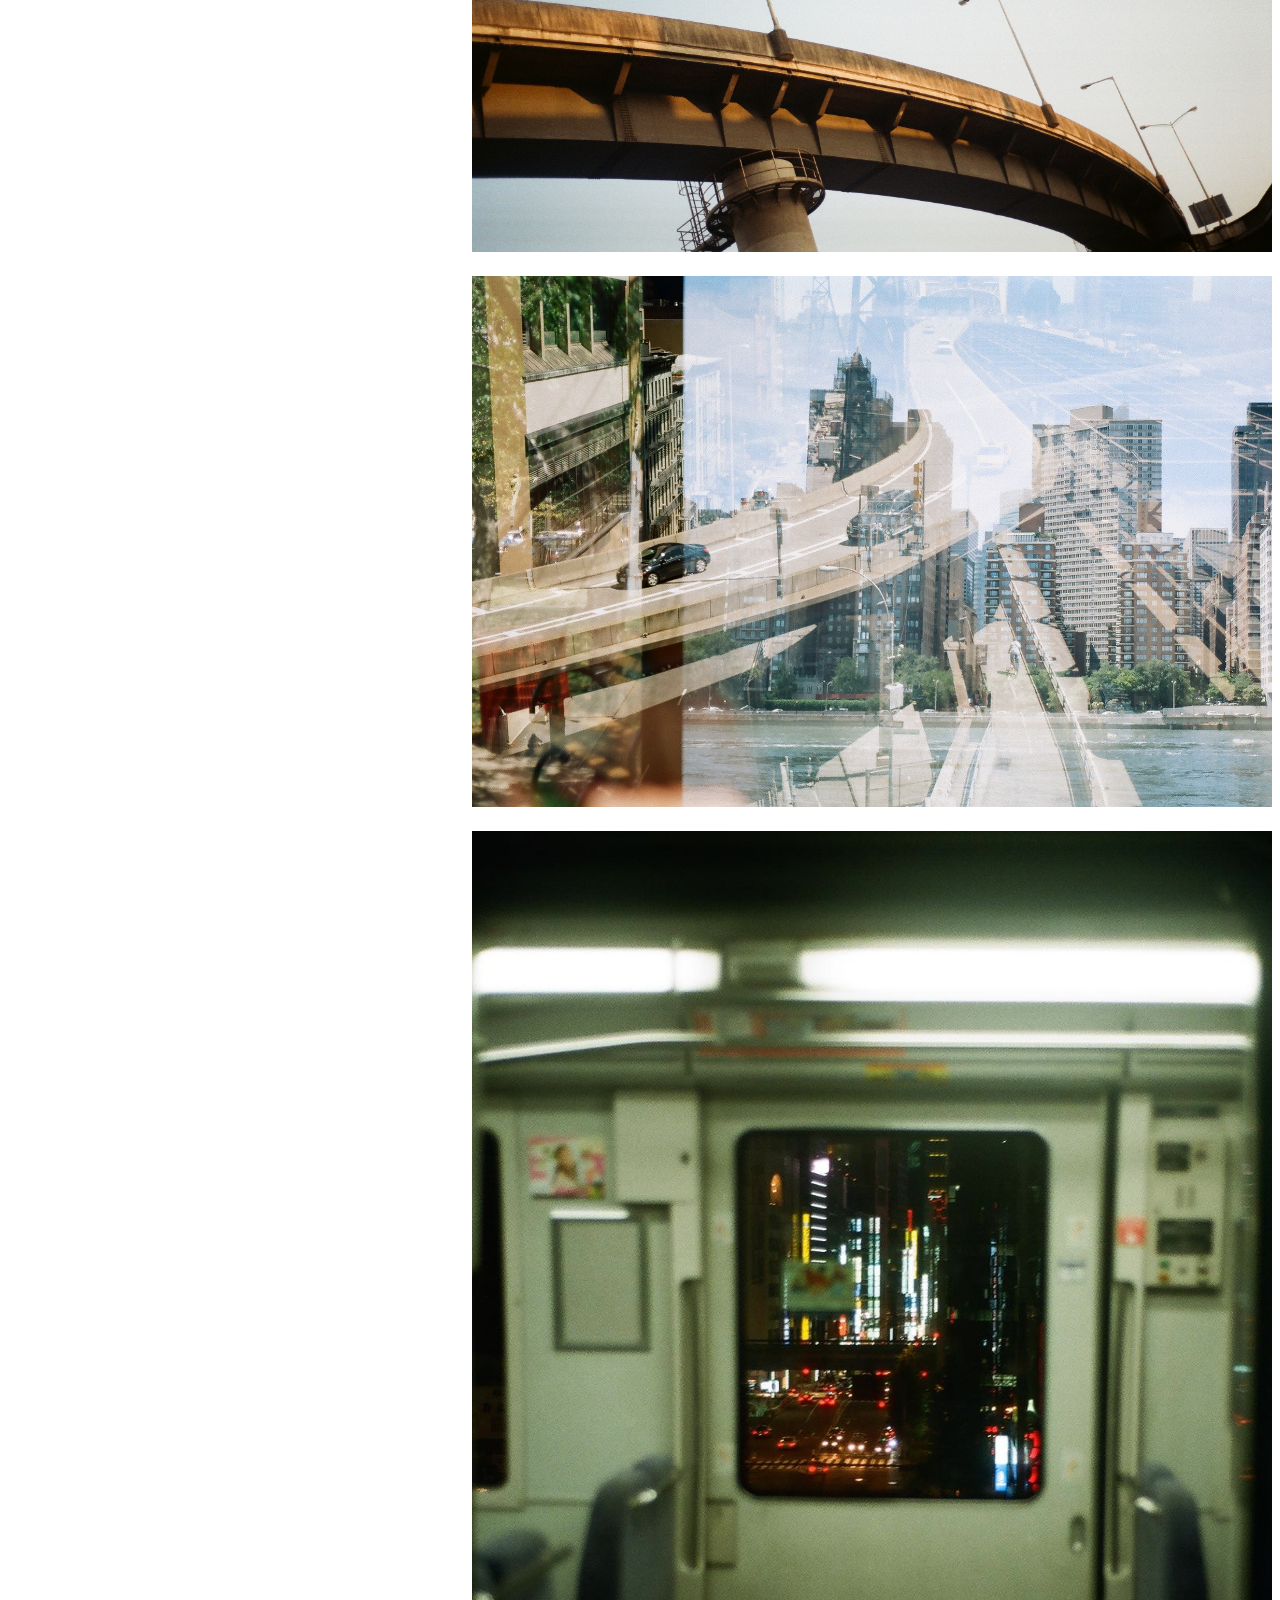
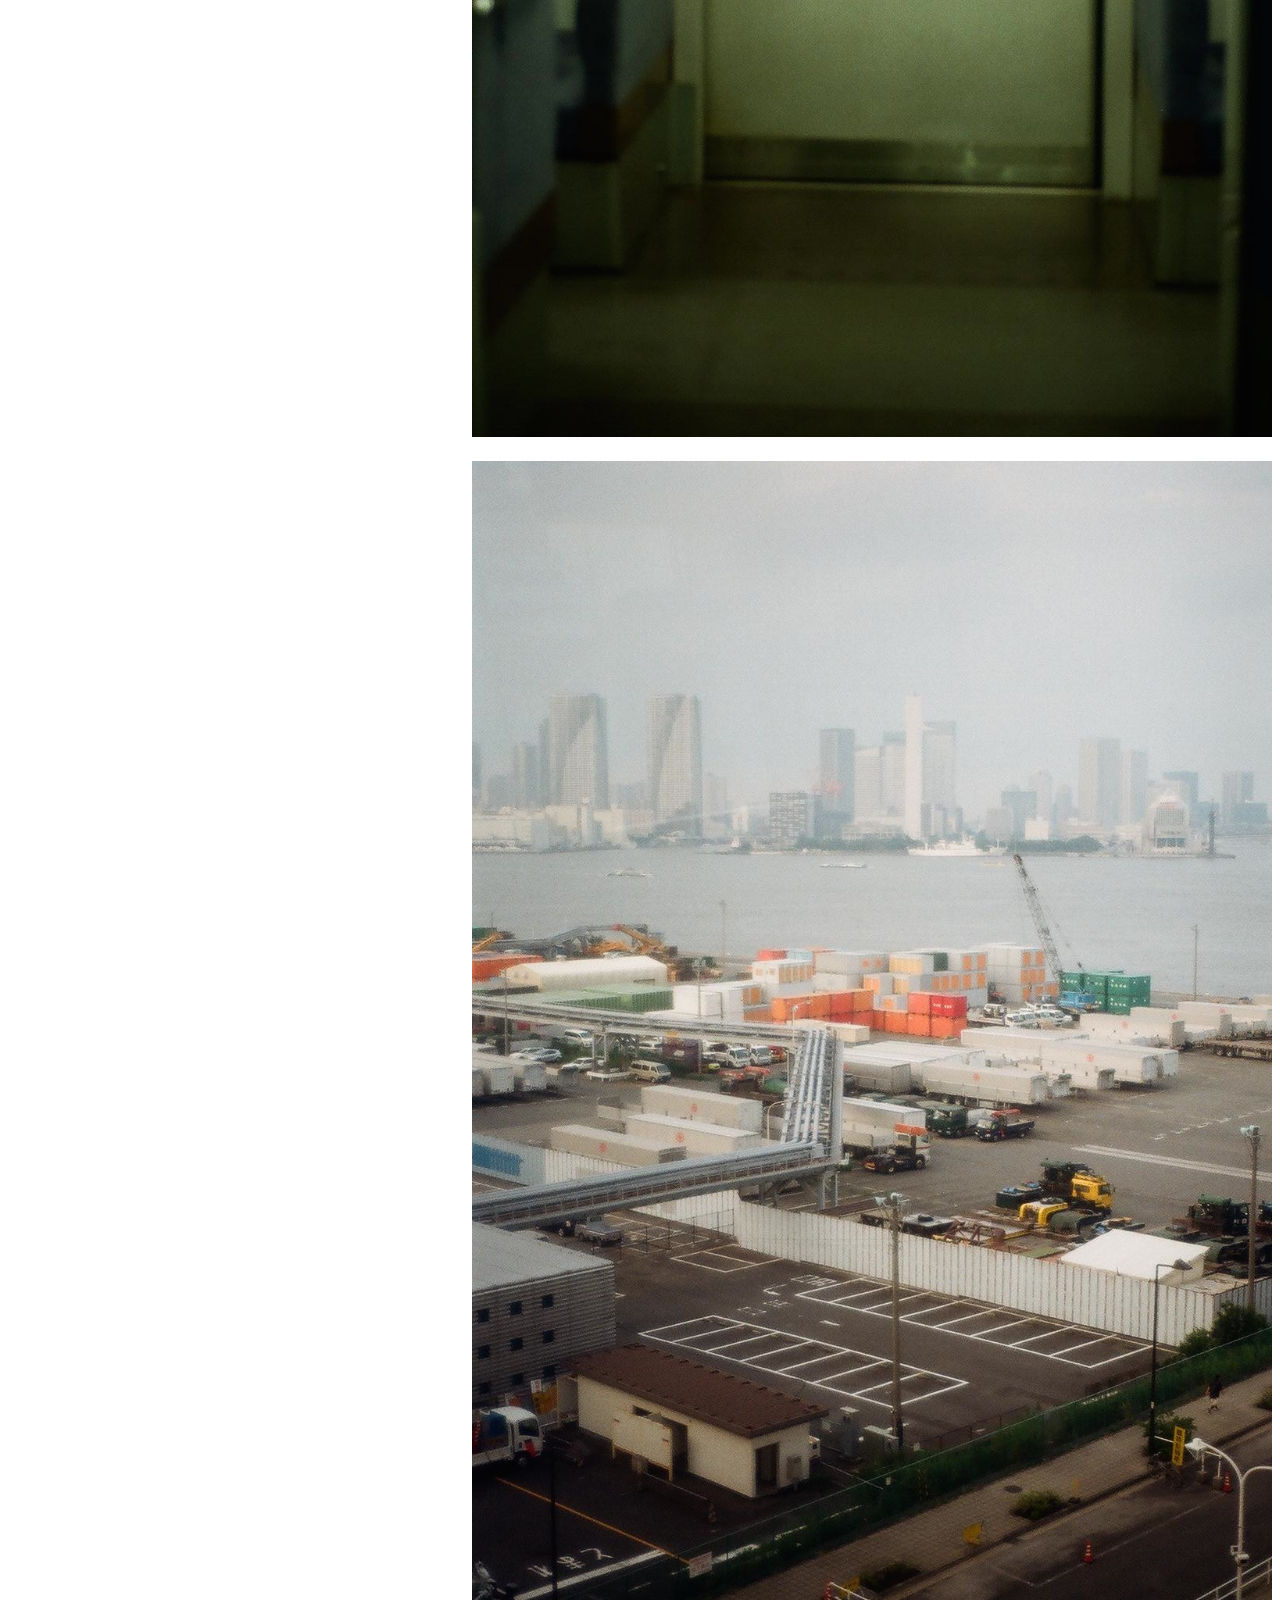
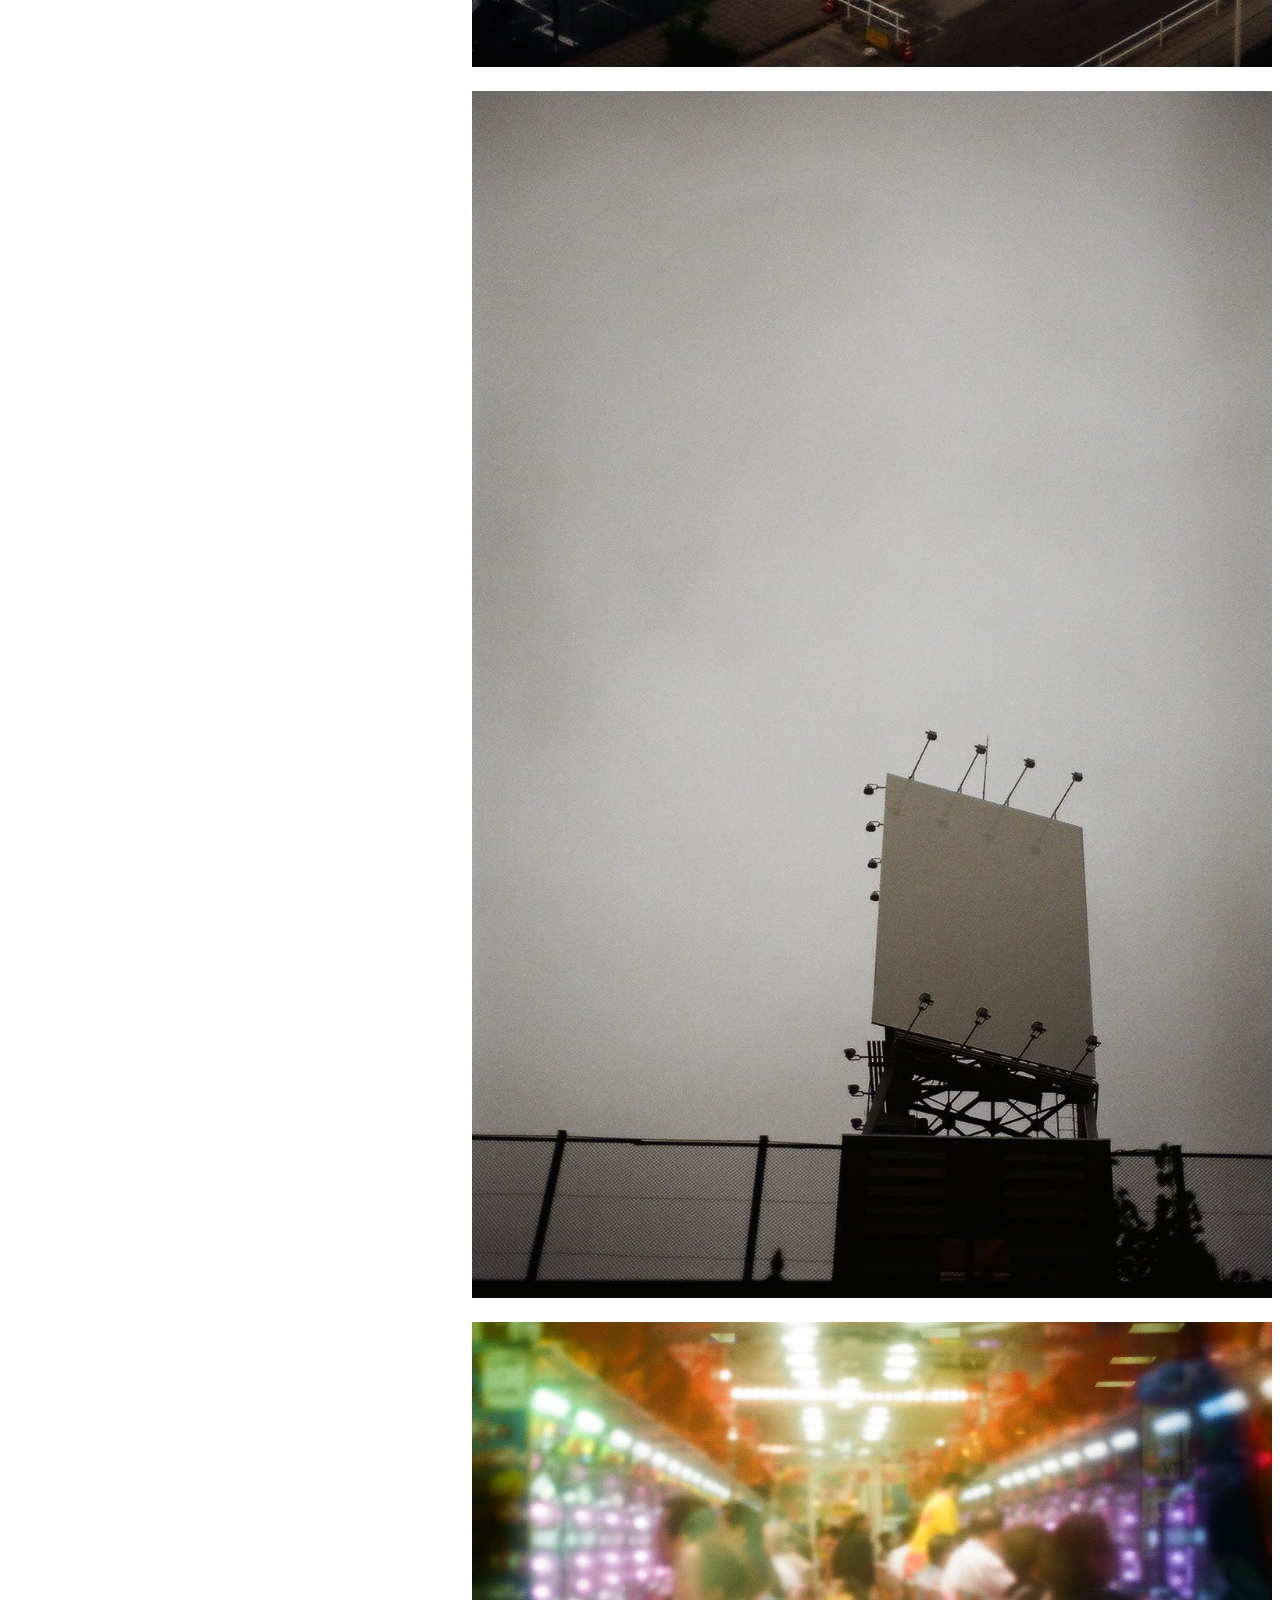
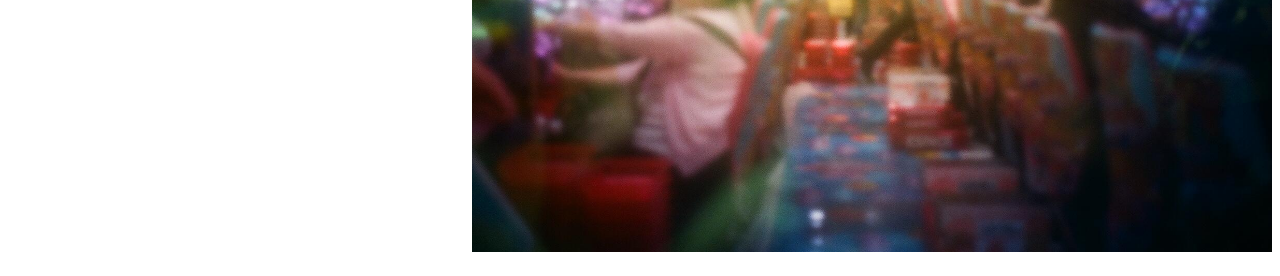
<file: work-plastic.html>
<!DOCTYPE html>
<html>

	<head>
		<meta charset="UTF-8">
		<title>nocc</title>
	</head>
	<body>
		<link rel="stylesheet" type="text/css" href="css/style.css">
		<nav class="navbar">
			<ul>
				<li><a class="links" href="index.html">home</a></li>
				<li><a class="links" href="work.html">work</a></li>
				<li><a class="links" href="about.html">about</a></li>
				<li><a class="links" href="http://put-a-frame-on-it.tumblr.com/">blog</a></li>	
			</ul>
		</nav>
			<div class="subtitle">
				plastic islands
			</div>

			<div class="gallery-1col">
				<div class="galleryentry-1col">
					<a href="images/plasticislands.jpeg">
						<img src="images/plasticislands.jpeg">
					</a>
				</div>
				<div class="galleryentry-1col">
					<a href="images/plasticislands2.jpeg">
						<img src="images/plasticislands2.jpeg">
					</a>
				</div>
				<div class="galleryentry-1col">
					<a href="images/plasticislands3.jpeg">
						<img src="images/plasticislands3.jpeg">
					</a>
				</div>
				<div class="galleryentry-1col">
					<a href="images/plasticislands5.jpeg">
						<img src="images/plasticislands5.jpeg">
					</a>
				</div>
				<div class="galleryentry-1col">
					<a href="images/plasticislands6.jpeg">
						<img src="images/plasticislands5.jpeg">
					</a>
				</div>
				<div class="galleryentry-1col">
					<a href="images/patterns6.jpeg">
						<img src="images/patterns6.jpeg">
					</a>
				</div>
				<div class="galleryentry-1col">
					<a href="images/plasticislands7.jpeg">
						<img src="images/plasticislands7.jpeg">
					</a>
				</div>
				<div class="galleryentry-1col">
					<a href="images/plasticislands10.jpeg">
						<img src="images/plasticislands10.jpeg">
					</a>
				</div>
				<div class="galleryentry-1col">
					<a href="images/plasticislands11.jpeg">
						<img src="images/plasticislands11.jpeg">
					</a>
				</div>
				<div class="galleryentry-1col">
					<a href="images/plasticislands12.jpeg">
						<img src="images/plasticislands12.jpeg">
					</a>
				</div>
			</div>
		</body>
</file>
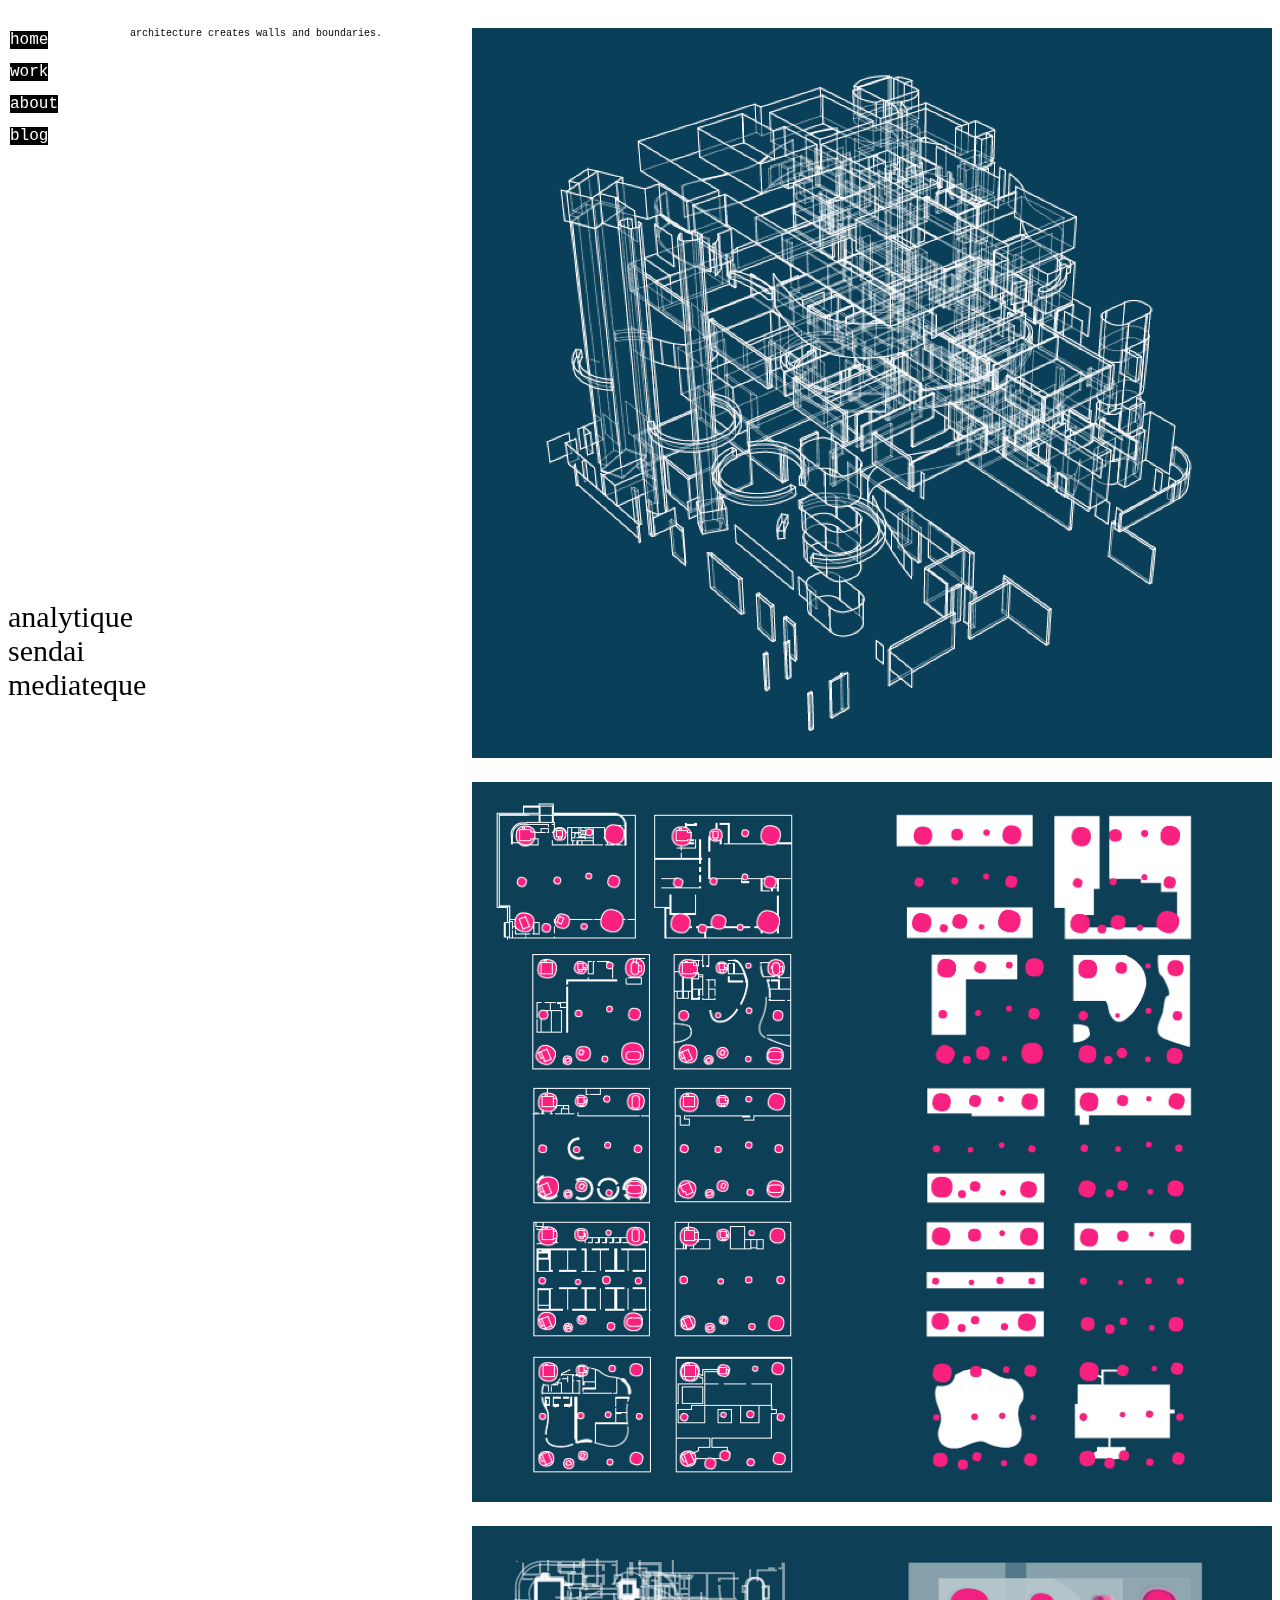
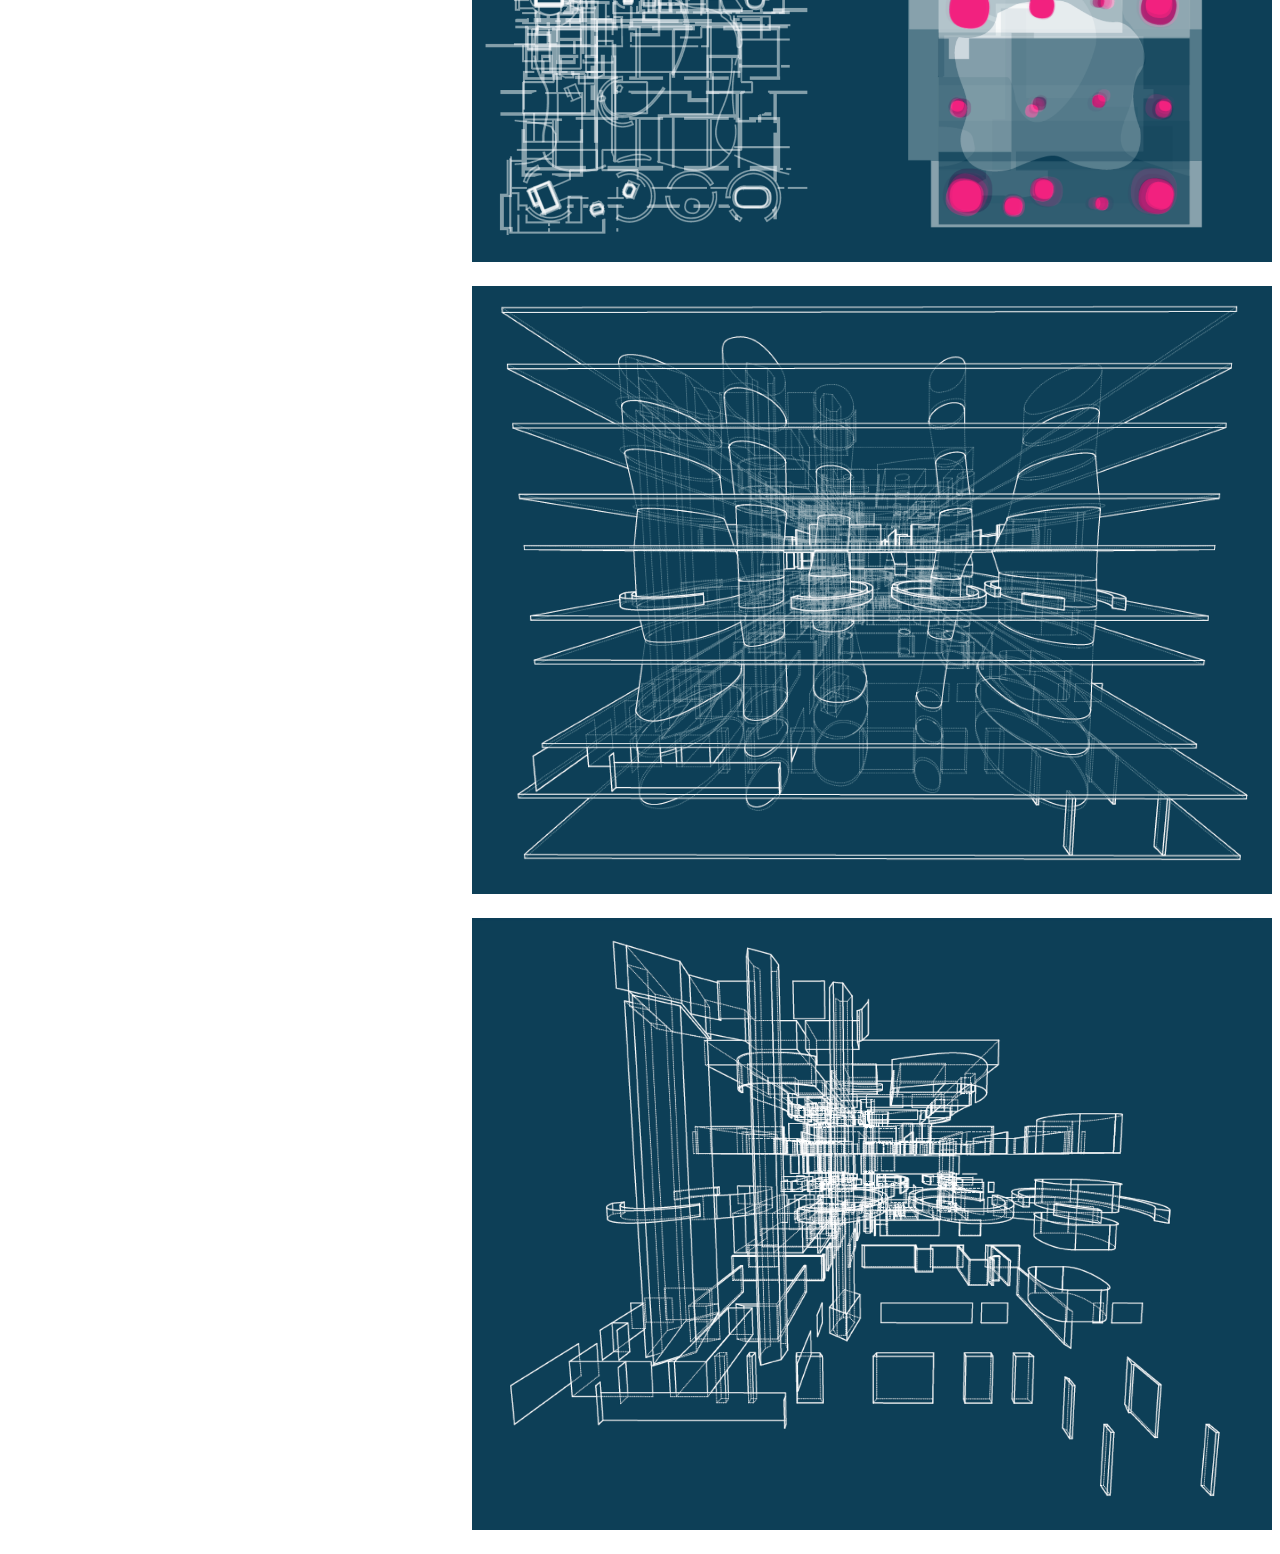
<file: work-sendai.html>
<!DOCTYPE html>
<html>

	<head>
		<meta charset="UTF-8">
		<title>sendai mediateque</title>
	</head>
	<body>
		<link rel="stylesheet" type="text/css" href="css/style.css">
		<nav class="navbar">
			<ul>
				<li><a class="links" href="index.html">home</a></li>
				<li><a class="links" href="work.html">work</a></li>
				<li><a class="links" href="about.html">about</a></li>
				<li><a class="links" href="http://put-a-frame-on-it.tumblr.com/">blog</a></li>	
			</ul>
		</nav>
			<div class="subtitle">
							analytique sendai mediateque
			</div>
			<div class="text">
						architecture creates walls and boundaries.
			</div>
				
			<div class="gallery-1col">
				<div class="galleryentry-1col">
					<a href="images/sendai1.png">
						<img src="images/sendai1.png">
					</a>
				</div>
				<div class="galleryentry-1col">
					<a href="images/sendai2.png">
						<img src="images/sendai2.png">
					</a>
				</div>
				<div class="galleryentry-1col">
					<a href="images/sendai3.png">
						<img src="images/sendai3.png">
					</a>
				</div>
				<div class="galleryentry-1col">
					<a href="images/sendai4.png">
						<img src="images/sendai4.png">
					</a>
				</div>
				<div class="galleryentry-1col">
					<a href="images/sendai5.png">
						<img src="images/sendai5.png">
					</a>
				</div>
			</div>		
		</body>
	</html>
</file>
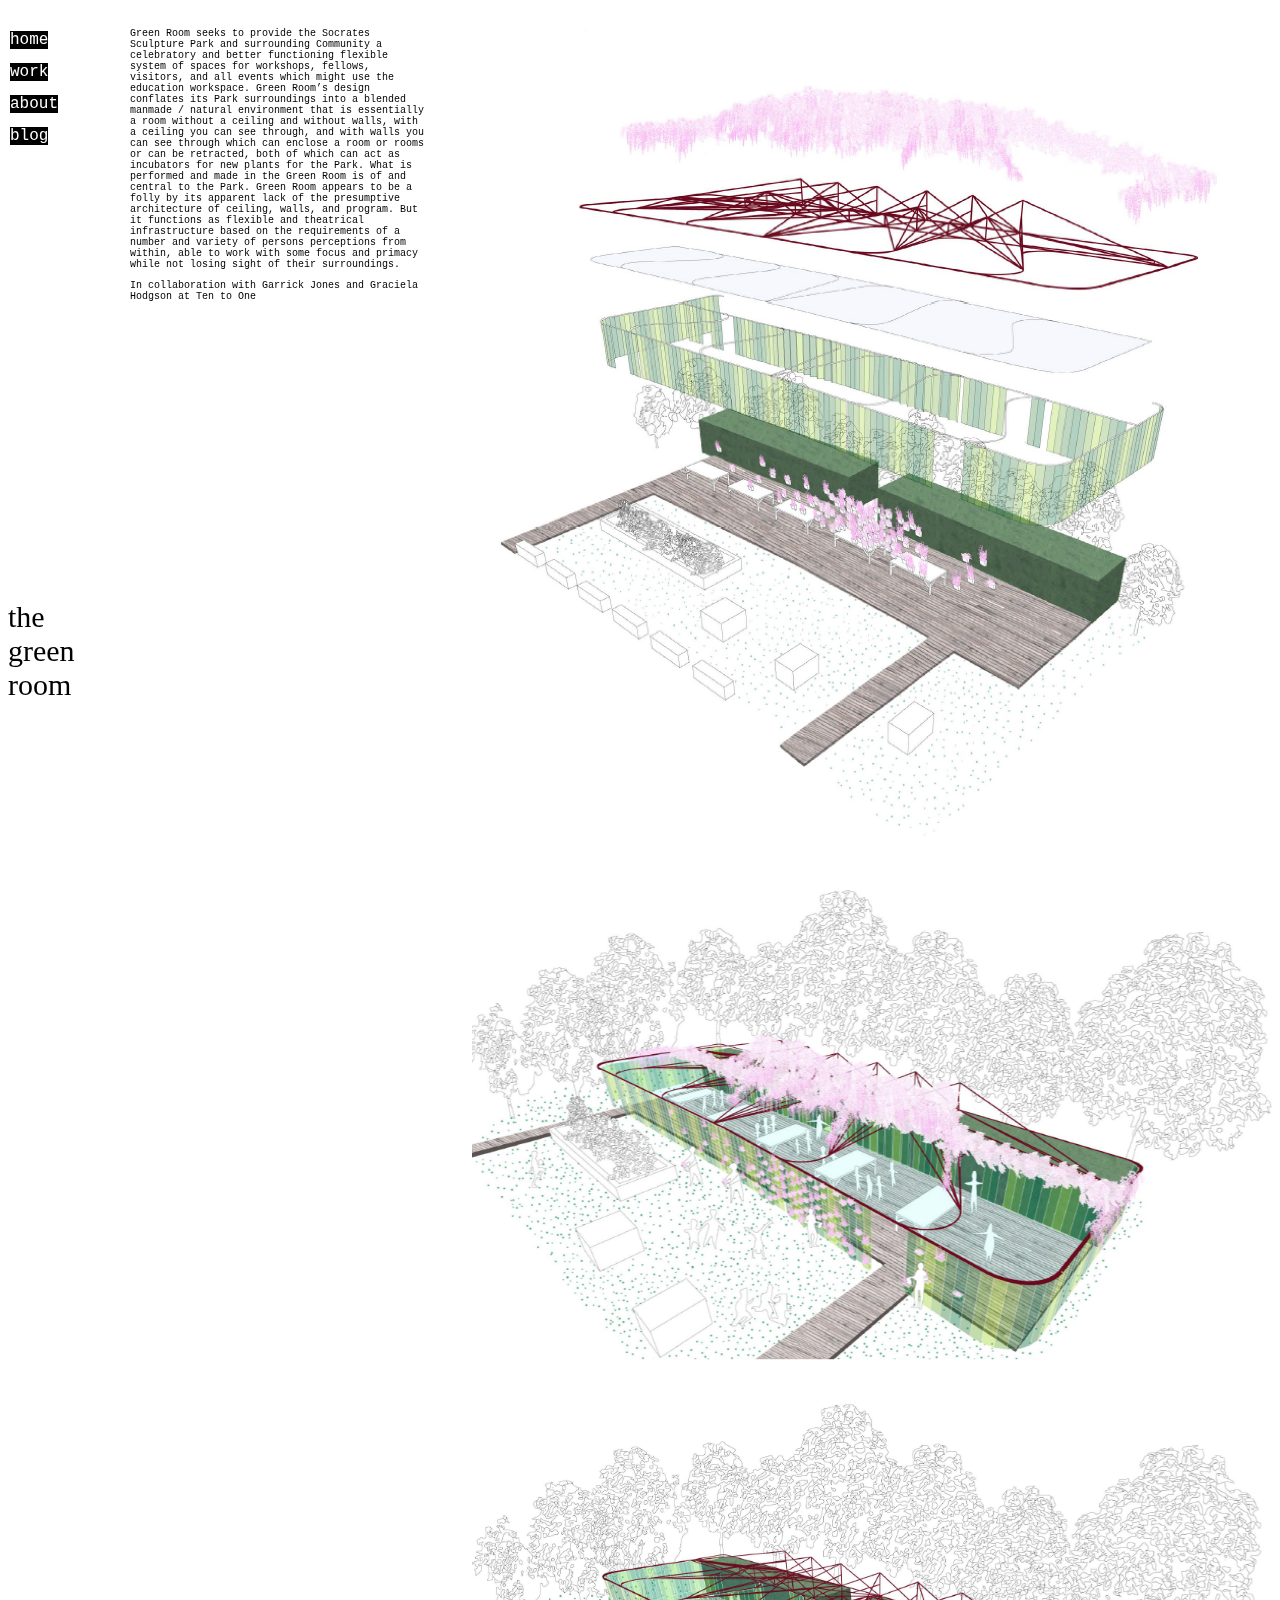
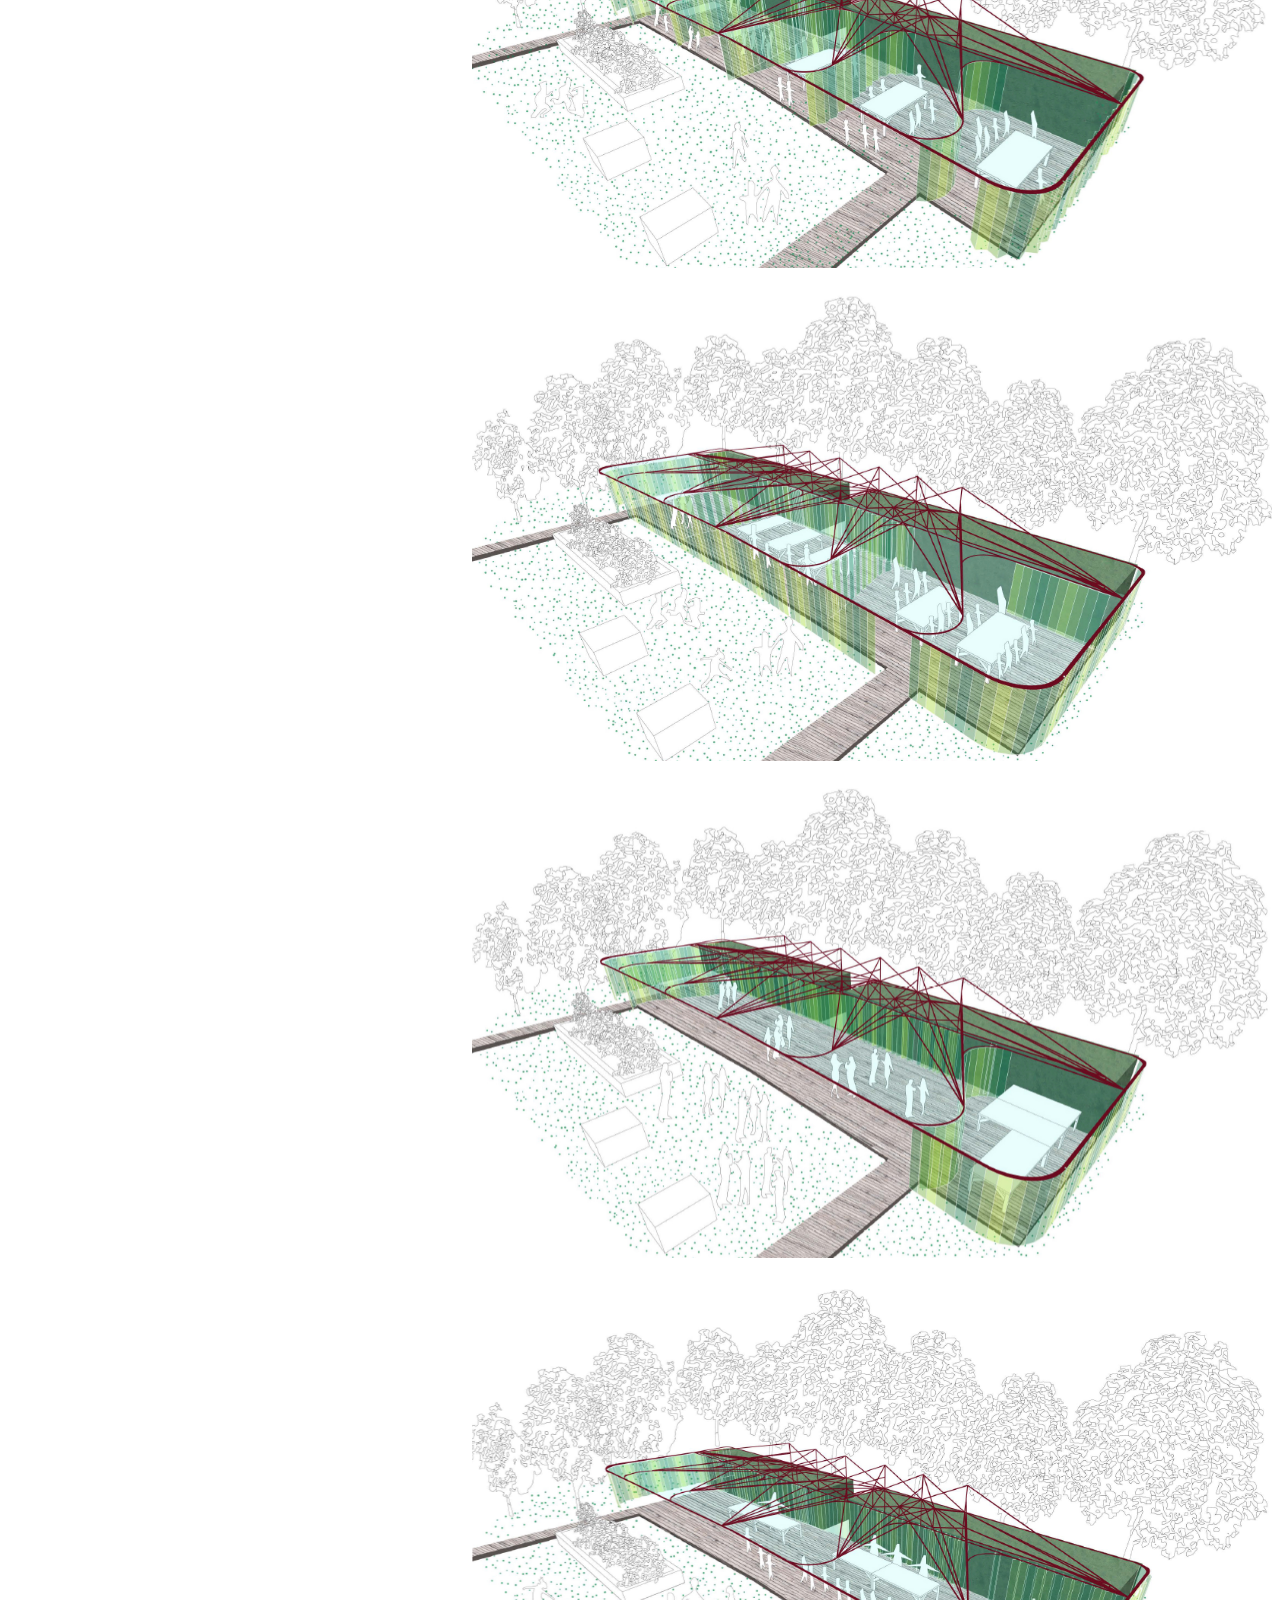
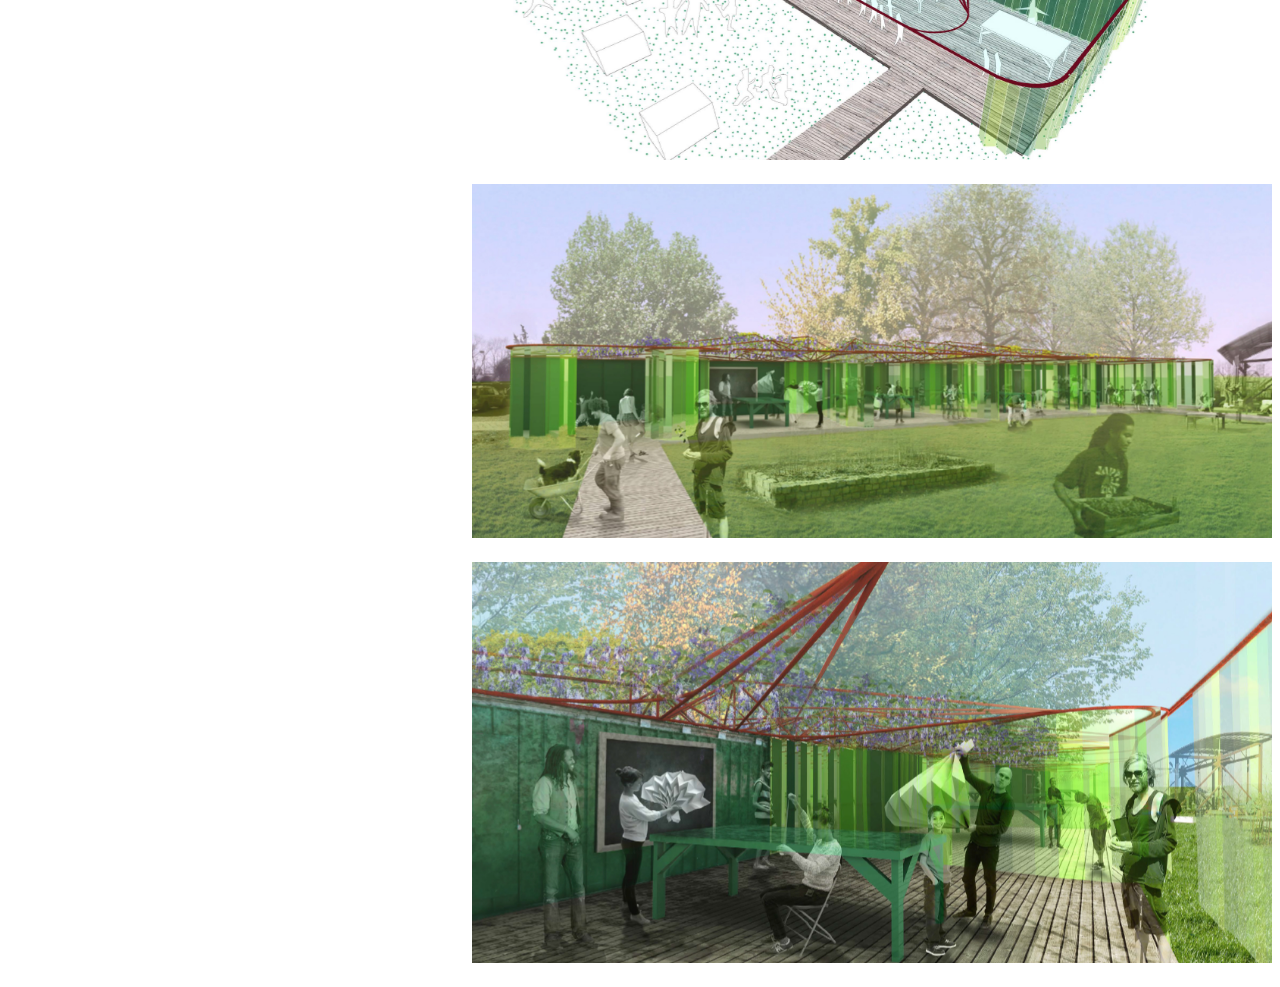
<file: work-socrates.html>
<!DOCTYPE html>
<html>

	<head>
		<meta charset="UTF-8">
		<title>the green room</title>
	</head>
	<body>
		<link rel="stylesheet" type="text/css" href="css/style.css">
			<nav class="navbar">
				<ul>
					<li><a class="links" href="index.html">home</a></li>
					<li><a class="links" href="work.html">work</a></li>
					<li><a class="links" href="about.html">about</a></li>
					<li><a class="links" href="http://put-a-frame-on-it.tumblr.com/">blog</a></li>	
				</ul>
			</nav>
			<div class="text">
			
					Green Room seeks to provide the Socrates Sculpture Park and surrounding Community a celebratory and better functioning flexible system of spaces for workshops, fellows, visitors, and all events which might use the education workspace. Green Room’s design conflates its Park surroundings into a blended manmade / natural environment that is essentially a room without a ceiling and without walls, with a ceiling you can see through, and with walls you can see through which can enclose a room or rooms or can be retracted, both of which can act as incubators for new plants for the Park. What is performed and made in the Green Room is of and central to the Park. Green Room appears to be a folly by its apparent lack of the presumptive architecture of ceiling, walls, and program. But it functions as flexible and theatrical infrastructure based on the requirements of a number and variety of persons perceptions from within, able to work with some focus and primacy while not losing sight of their surroundings. 
				<p>
					In collaboration with Garrick Jones and Graciela Hodgson at Ten to One
				</p>
			</div>
			<div class="subtitle">
			
				the green room 

			</div>
				
				<div class="gallery">
					<div class="galleryentry-1col">
						<a href="images/socrates1.jpg">
							<img src="images/socrates1.jpg">
						</a>
					</div>
					<div class="galleryentry-1col">
						<a href="images/socrates2.jpg">
							<img src="images/socrates2.jpg">
						</a>
					</div>
					<div class="galleryentry-1col">
						<a href="images/socrates3.jpg">
							<img src="images/socrates3.jpg">
						</a>
					</div>
					<div class="galleryentry-1col">
						<a href="images/socrates4.jpg">
							<img src="images/socrates4.jpg">
						</a>
					</div>
					<div class="galleryentry-1col">
						<a href="images/socrates5.jpg">
							<img src="images/socrates5.jpg">
						</a>
					</div>
					<div class="galleryentry-1col">
						<a href="images/socrates6.jpg">
							<img src="images/socrates6.jpg">
						</a>
					</div>
					<div class="galleryentry-1col">
						<a href="images/socratesrender1.jpg">
							<img src="images/socratesrender1.jpg">
						</a>
					</div>
					<div class="galleryentry-1col">
						<a href="images/socratesrender2.jpg">
							<img src="images/socratesrender2.jpg">
						</a>
					</div>
				</div>
			
		</body>
</file>
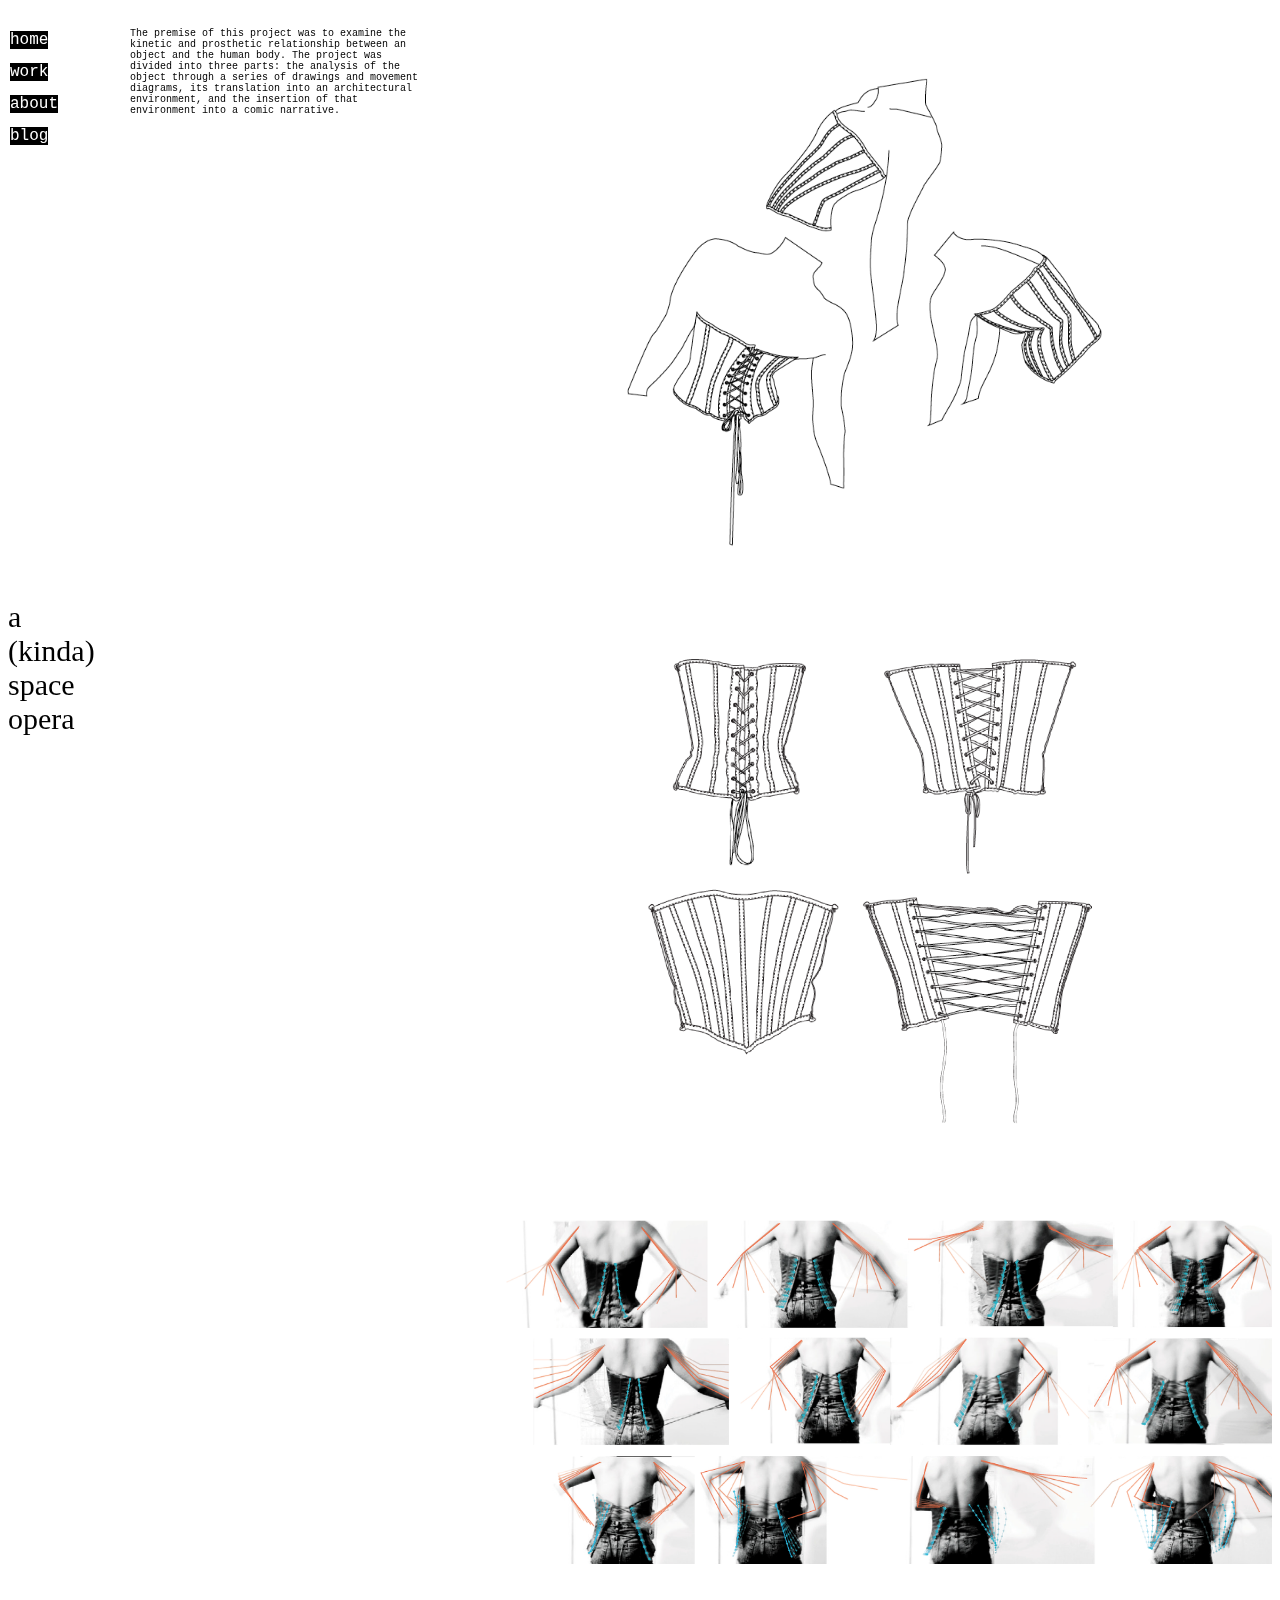
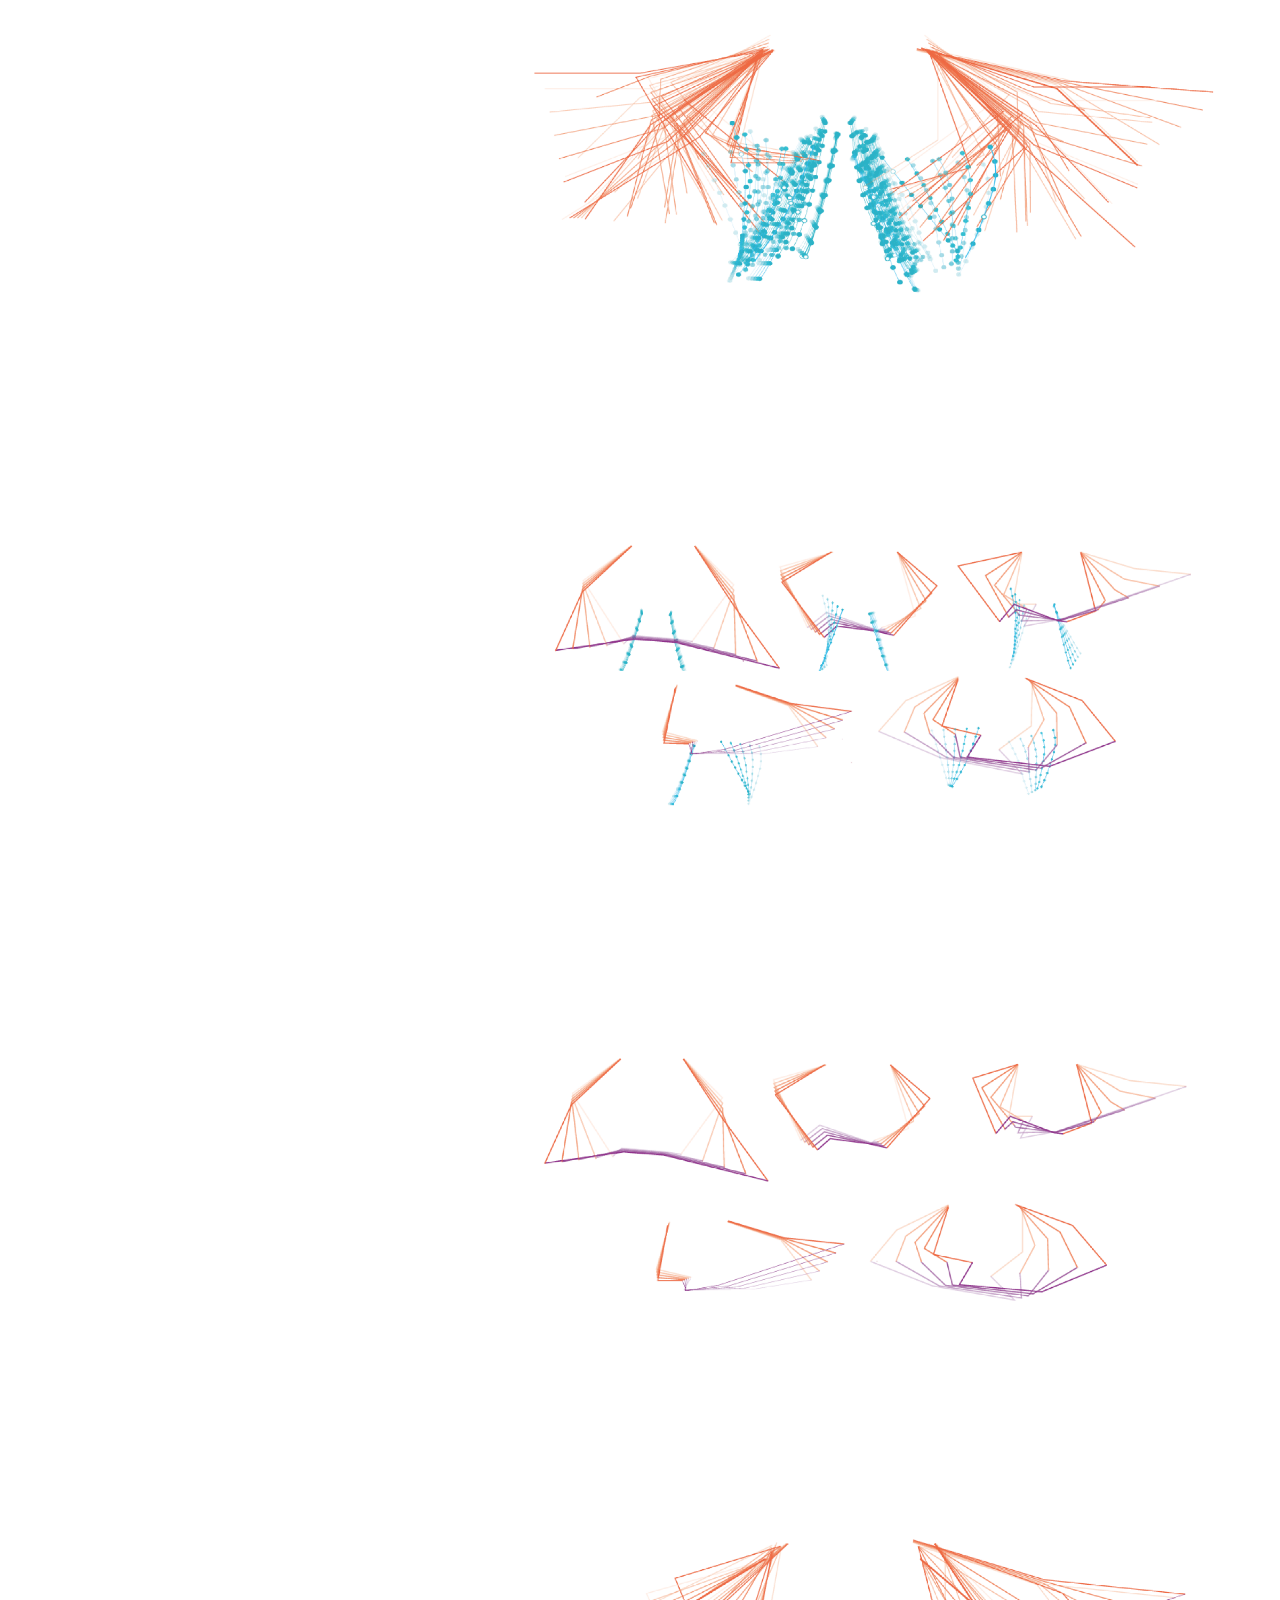
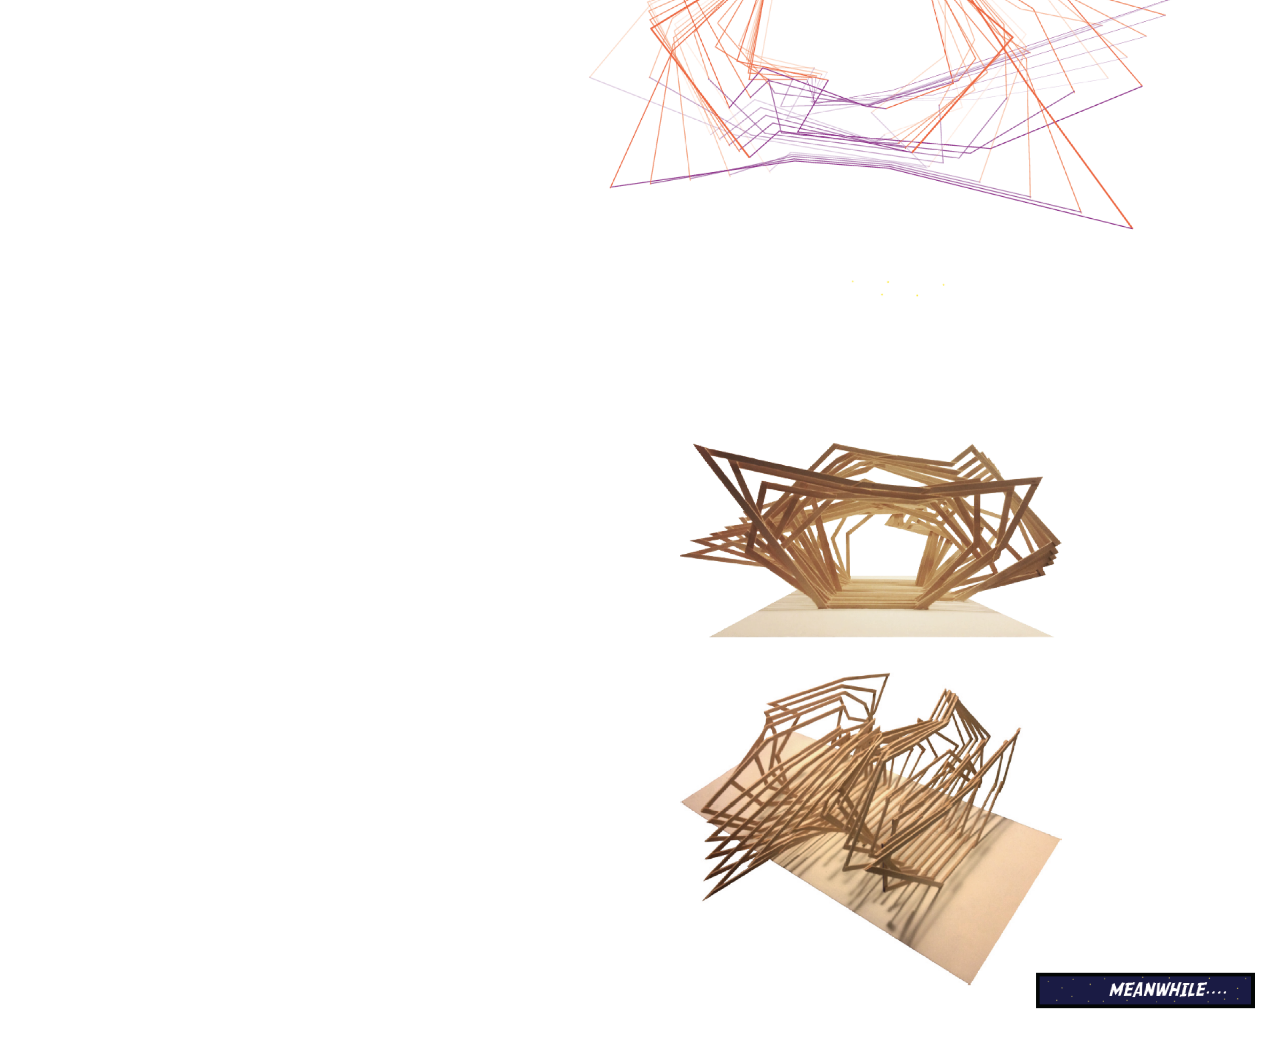
<file: work-spaceopera.html>
<!DOCTYPE html>
<html>

	<head>
		<meta charset="UTF-8">
		<title>the green room</title>
	</head>
	<body>
		<link rel="stylesheet" type="text/css" href="css/style.css">
			<nav class="navbar">
				<ul>
					<li><a class="links" href="index.html">home</a></li>
					<li><a class="links" href="work.html">work</a></li>
					<li><a class="links" href="about.html">about</a></li>
					<li><a class="links" href="http://put-a-frame-on-it.tumblr.com/">blog</a></li>	
				</ul>
			</nav>
			<div class="text">
			
					The premise of this project was to examine the kinetic and prosthetic relationship between an object and the human body. The project was divided into three parts: the analysis of the object through a series of drawings and movement diagrams, its translation into an architectural environment, and the insertion of that environment into a comic narrative. 
			</div>
			<div class="subtitle">
			
				a (kinda) space opera

			</div>
				
				<div class="gallery">
					<div class="galleryentry-1col">
						<a href="images/spaceopera1.png">
							<img src="images/spaceopera1.png">
						</a>
					</div>
					<div class="galleryentry-1col">
						<a href="images/spaceopera2.png">
							<img src="images/spaceopera2.png">
						</a>
					</div>
					<div class="galleryentry-1col">
						<a href="images/spaceopera3.png">
							<img src="images/spaceopera3.png">
						</a>
					</div>
					<div class="galleryentry-1col">
						<a href="images/spaceopera4.png">
							<img src="images/spaceopera4.png">
						</a>
					</div>
					<div class="galleryentry-1col">
						<a href="images/spaceopera5.png">
							<img src="images/spaceopera5.png">
						</a>
					</div>
					<div class="galleryentry-1col">
						<a href="images/spaceopera6.png">
							<img src="images/spaceopera6.png">
						</a>
					</div>
					<div class="galleryentry-1col">
						<a href="images/spaceopera7.png">
							<img src="images/spaceopera7.png">
						</a>
					</div>
					<div class="galleryentry-1col">
						<a href="images/spaceopera8.png">
							<img src="images/spaceopera8.png">
						</a>
					</div>
				</div>		
		</body>
	</html>
</file>
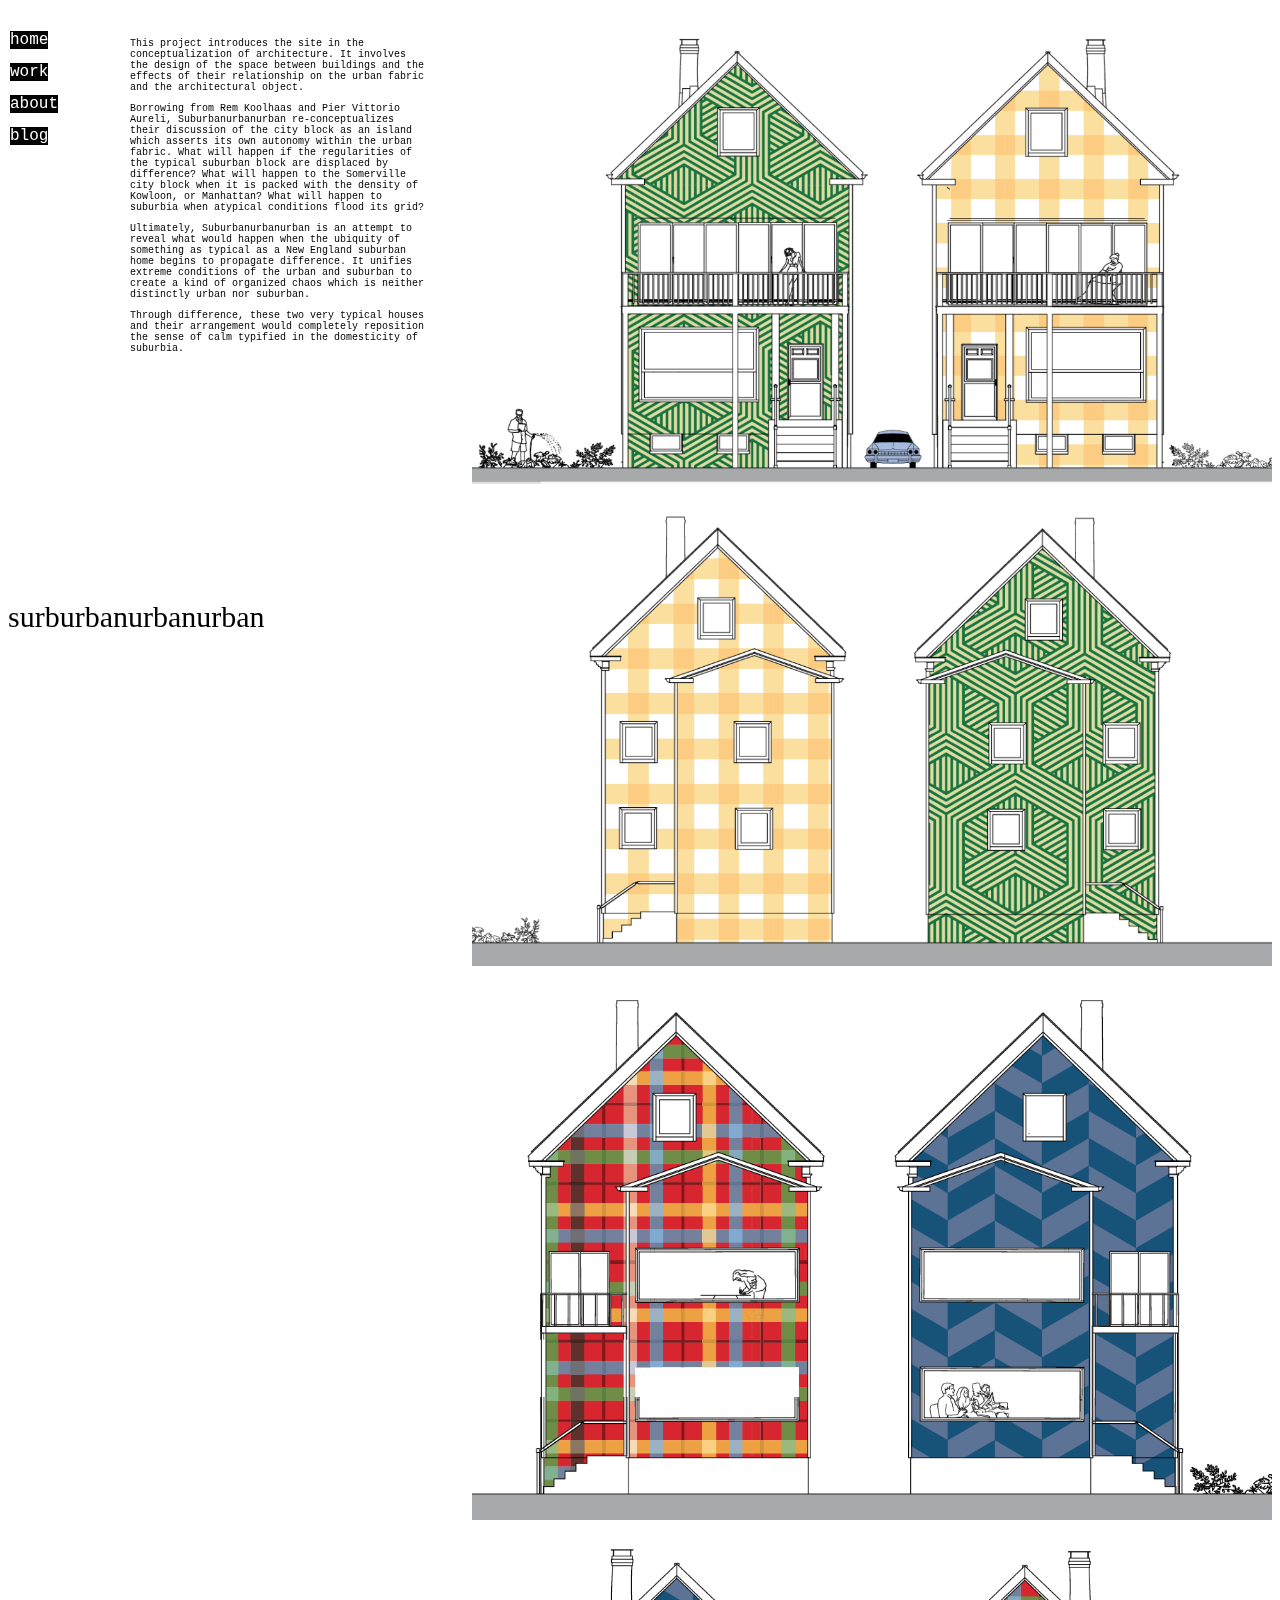
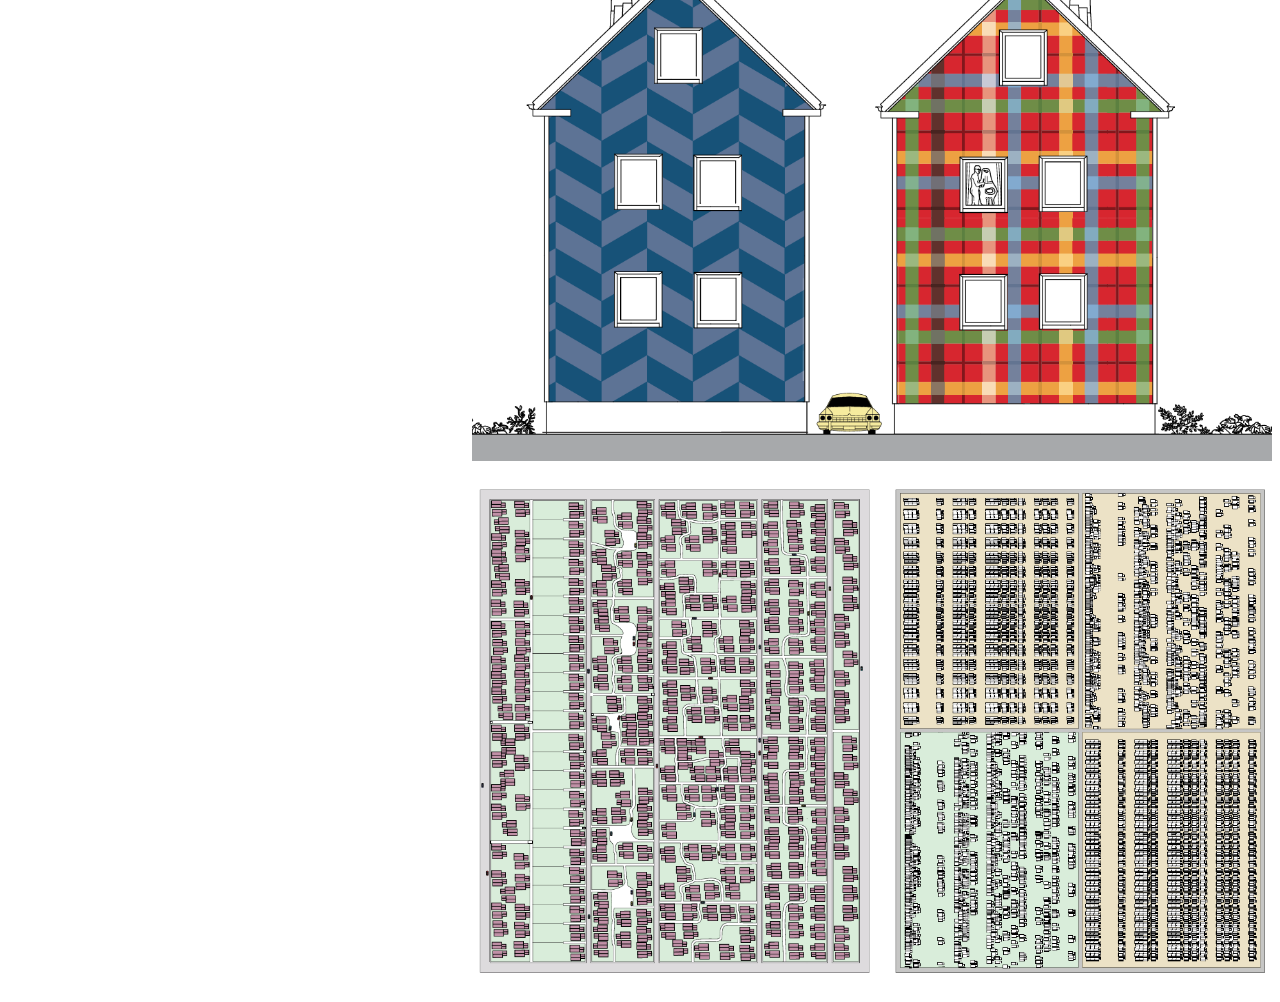
<file: work-suburb.html>
<!DOCTYPE html>
<html>

	<head>
		<meta charset="UTF-8">
		<title>the green room</title>
	</head>
	<body>
		<link rel="stylesheet" type="text/css" href="css/style.css">
			<nav class="navbar">
				<ul>
					<li><a class="links" href="index.html">home</a></li>
					<li><a class="links" href="work.html">work</a></li>
					<li><a class="links" href="about.html">about</a></li>
					<li><a class="links" href="http://put-a-frame-on-it.tumblr.com/">blog</a></li>	
				</ul>
			</nav>
			<div class="text">
				<p>
				This project introduces the site in the conceptualization of architecture. It involves the design of the space between buildings and the effects of their relationship on the urban fabric and the architectural object.
				</p>
				<p>
				Borrowing from Rem Koolhaas and Pier Vittorio Aureli, Suburbanurbanurban re-conceptualizes their discussion of the city block as an island which asserts its own autonomy within the urban fabric. What will happen if the regularities of the typical suburban block are displaced by difference? What will happen to the Somerville city block when it is packed with the density of Kowloon, or Manhattan? What will happen to suburbia when atypical conditions flood its grid? 
				</p>
				<p>
				Ultimately, Suburbanurbanurban is an attempt to reveal what would happen when the ubiquity of something as typical as a New England suburban home begins to propagate difference. It unifies extreme conditions of the urban and suburban to create a kind of organized chaos which is neither distinctly urban nor suburban. 
				</p>
				<p>
				Through difference, these two very typical houses and their arrangement would completely reposition the sense of calm typified in the domesticity of suburbia.
				</p>
			
			</div>
			<div class="subtitle">
			
				surburbanurbanurban
			</div>
				
				<div class="gallery">
					<div class="galleryentry-1col">
						<a href="images/suburb1.png">
							<img src="images/suburb1.png">
						</a>
					</div>
					<div class="galleryentry-1col">
						<a href="images/suburb2.png">
							<img src="images/suburb2.png">
						</a>
					</div>
					<div class="galleryentry-1col">
						<a href="images/suburb3.png">
							<img src="images/suburb3.png">
						</a>
					</div>
					<div class="galleryentry-1col">
						<a href="images/suburb4.png">
							<img src="images/suburb4.png">
						</a>
					</div>
					<div class="galleryentry-1col">
						<a href="images/suburb5.png">
							<img src="images/suburb5.png">
						</a>
					</div>
				</div>
		</body>
	</html>
</file>
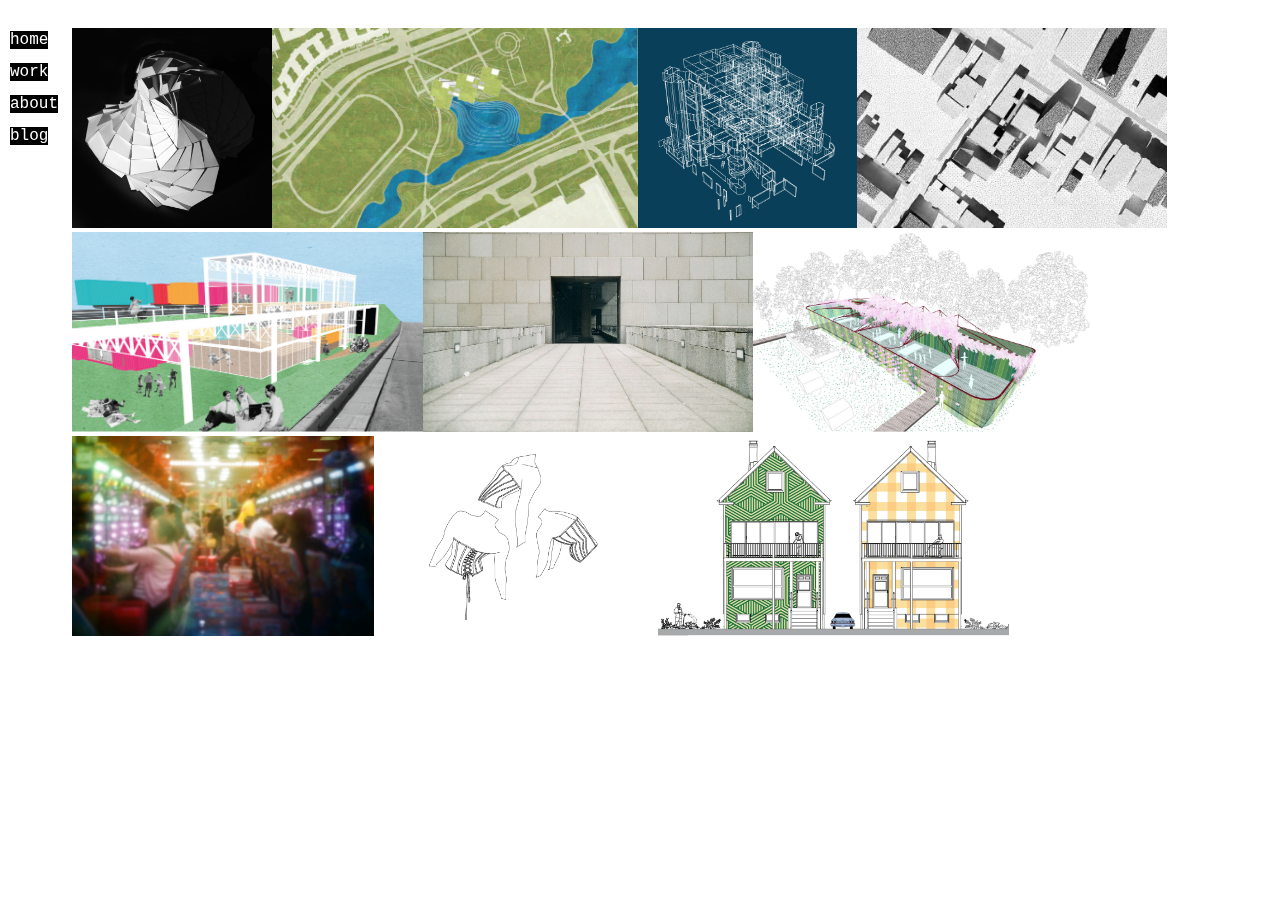
<file: work.html>
<!DOCTYPE html>
<html>

	<head>
		<meta charset="UTF-8">
		<title>June Lee</title>
	</head>
	<body>
		<link rel="stylesheet" type="text/css" href="css/style.css">
			<nav class="navbar">
				<ul>
					<li><a class="links" href="index.html">home</a></li>
					<li><a class="links" href="work.html">work</a></li>
					<li><a class="links" href="about.html">about</a></li>
					<li><a class="links" href="http://put-a-frame-on-it.tumblr.com/">blog</a></li>	
			</nav>
			<div class="gallery-workhome">
				<div class="galleryentry-sameheight"> 
					<a href="work-holdme.html">
						<img src="images/IMG_7421.jpeg">
					</a>
				</div>
				<div class="galleryentry-sameheight">
					<a href="work-garbage.html">
						<img src="images/garbagelibrary.png">
					</a>
				</div>
				<div class="galleryentry-sameheight">
					<a href="work-sendai.html">
						<img src="images/sendai1.png">
					</a>
				</div>
				<div class="galleryentry-sameheight"> 
					<a href="work-nocc.html">
						<img src="images/nocc1.png">
					</a>
				</div>
				<div class="galleryentry-sameheight">
					<a href="work-dovercourt.html">
						<img src="images/dovercourtst1.png">
					</a>
				</div>
				<div class="galleryentry-sameheight">
					<a href="work-patterns.html">
						<img src="images/patterns1.jpg">
					</a>
				</div>	
				<div class="galleryentry-sameheight">
					<a href="work-socrates.html">
						<img src="images/socrates2.jpg">
					</a>
				</div>	
				<div class="galleryentry-sameheight">
					<a href="work-plastic.html">
						<img src="images/plasticislands12.jpeg">
					</a>
				</div>
				<div class="galleryentry-sameheight">
					<a href="work-spaceopera.html">
						<img src="images/spaceopera1.png">
					</a>
				</div>
				<div class="galleryentry-sameheight">
					<a href="work-suburb.html">
						<img src="images/suburb1.png">
					</a>
				</div>
			</div>
		</body>
</file>
<file: css/style.css>
h2 {
	line-height: .001;
	font-family: "Arial Black";
	color: white;
}
*{box-sizing: border-box;}

.home {
	background: url('../images/backgroundcollage.jpg') no-repeat; 
	background-size: cover;
}

#j {
	margin-left:780px;
	font-size: 100px;
	color: white;
}

#u {
	margin-bottom: 3px;
	margin-left:420px;
	font-size: 100px;
	color: white;
}

#n {
	margin-left: 550px;
	font-size: 100px;
	color: white;
}

.e {
	margin-left: 890px;
	font-size: 100px;
	color: white;
}

#l {
	margin-bottom: 3px;
	margin-left:430px;
	font-size: 100px;
	color: white;
}

a.navigationhome {
	font-family:"Courier New";
	color: black;
	width:50px;
	background-color: white;
	margin-left: 670px;
	margin-top: 100px;
	text-decoration: none;
	line-height: 2;
}

.navbarhome {
	width: 50px;
}


a.links{
	font-family:"Courier New";
	color: white;
	background-color: black;
	text-decoration: none;
	line-height: 2;
}

.navbar {
	float: left;
	position: fixed;
	left: -30px;
}


.about {
	font-family:"Courier New";
	font-size: 10px;
	width: 300px;
	text-align: left;
	float: left;
	margin-left: 20px;
	margin-top: 20px;
}

.profile {
	width: 300px;
	float: left;
	margin-top: 20px;
	margin-left: 100px;
}

.imagelinksdiv { 
	float:right;
	height: 150px;
	margin-top: 10px;
}


/* #imglayout {
	margin-left: 300px;
} */


div.galleryentry {
	height:150px;
	width: 200px;
	float:left;


}

div.galleryentry img {
	width: 100%;
}

div.gallery {
	width:800px;
	margin-top:20px;
	float:right;
	
}



div.galleryentry-1col {
	width: 800px;
	float:left;
}

div.galleryentry-1col img
{
	width: 100%;
	margin-bottom:20px;
}

div.gallery-1col {
	width:800px;
	margin-top:20px;
	float:right;
}


div.galleryentry-2col {
	height:500px;
	width: 400px;
	float:left;
}

div.galleryentry-2col img
{
	width: 100%;
}

div.gallery-2col {
	width:800px;
	margin-top:20px;
	float:right;
	
}

div.galleryentry-sameheight {
	float: left;}

div.galleryentry-sameheight img{
	height: 200px;}

div.galleryentry-2col {
	height:500px;
	width: 400px;
	float:left;
}

div.gallery-workhome{
	width:1200px;
	margin-top:20px;
	float:right;
	}

.text {
	font-family:"Courier New";
	font-size: 10px;
	width: 300px;
	text-align: left;
	position: fixed;
	margin-left: 30px;
	margin-top: 20px;
	left: 100px;
}

.subtitle { 
	top: 10px;
	font-family: "Arial Black";
	font-size: 30px;
	width: 40px;
	position: fixed;
	top: 600px;
}

.socialmediabar{
	position: fixed;
	top: 18px;
	right: 40px;

}

ul {
    list-style-type: none;
}

a.socialmedialink{
	font-family:"Courier New";
	color: white;
	background-color: black;
	text-decoration: none;}
</file>
